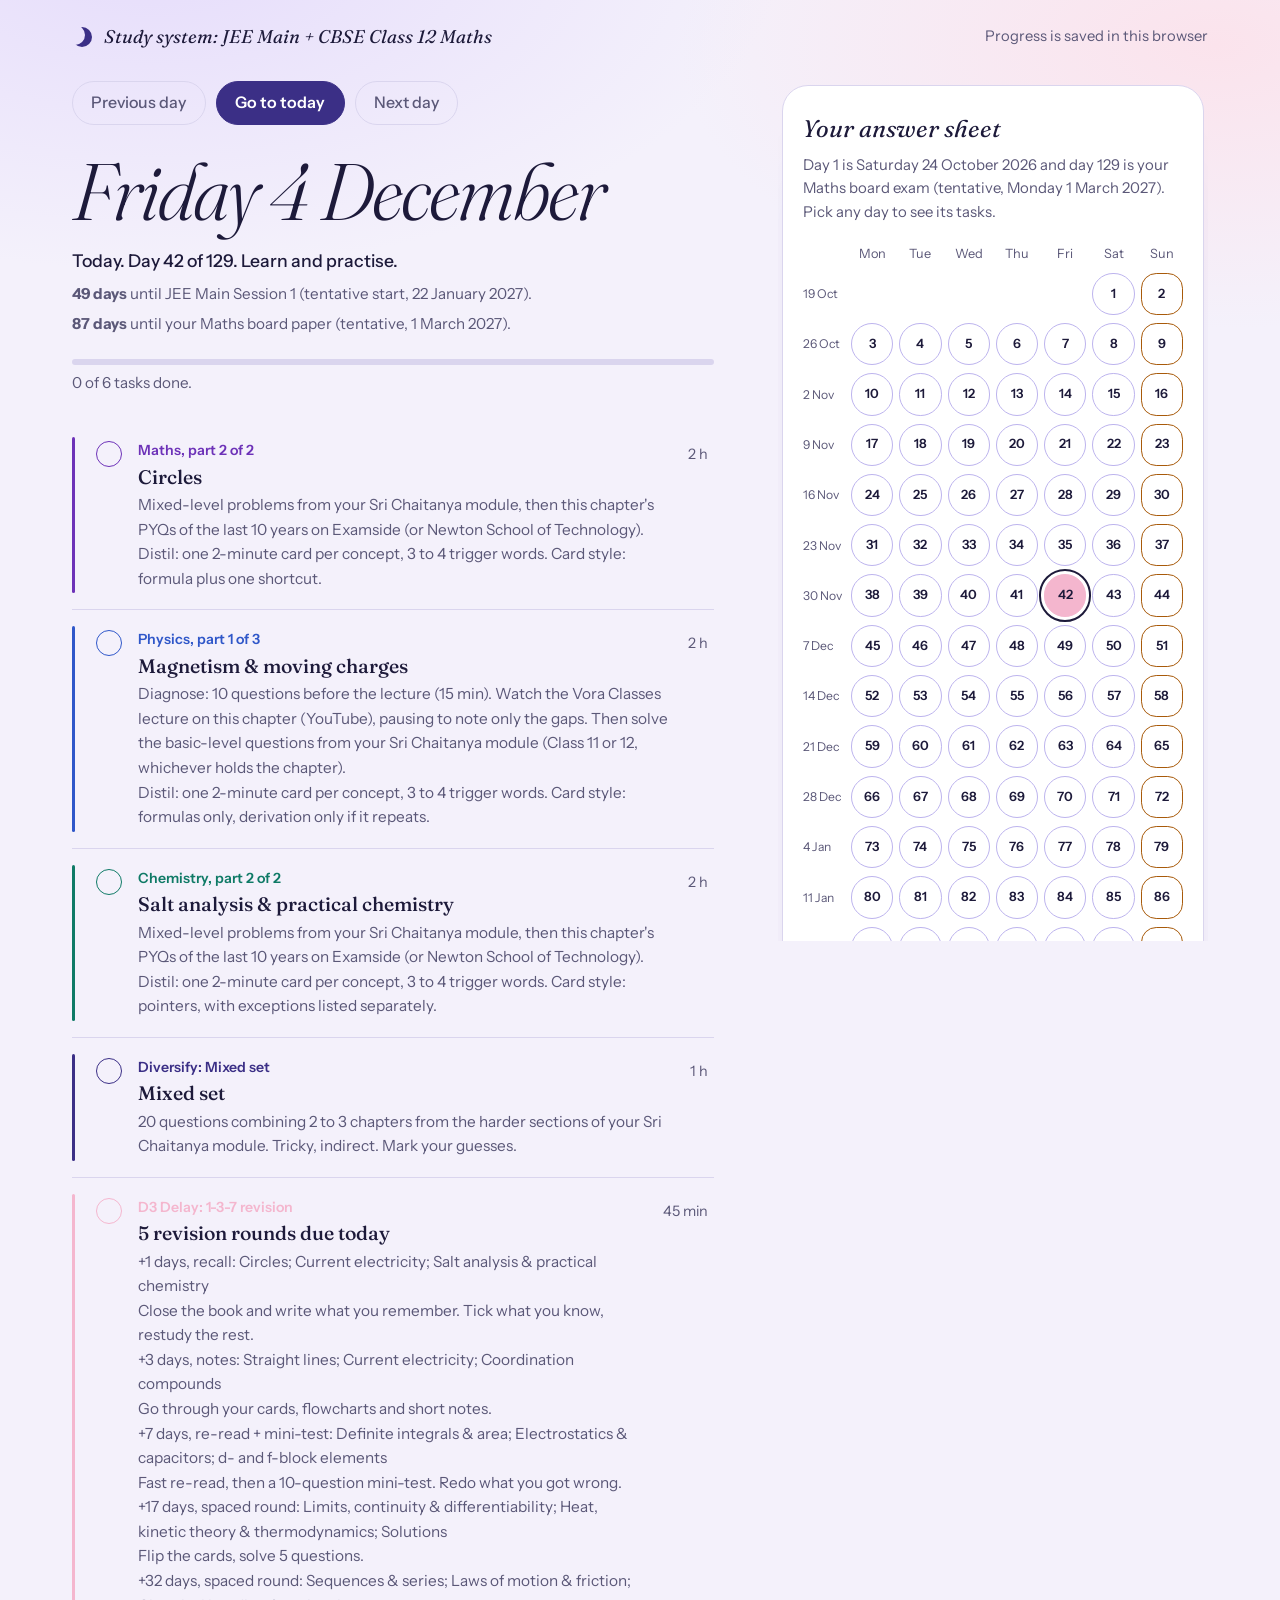
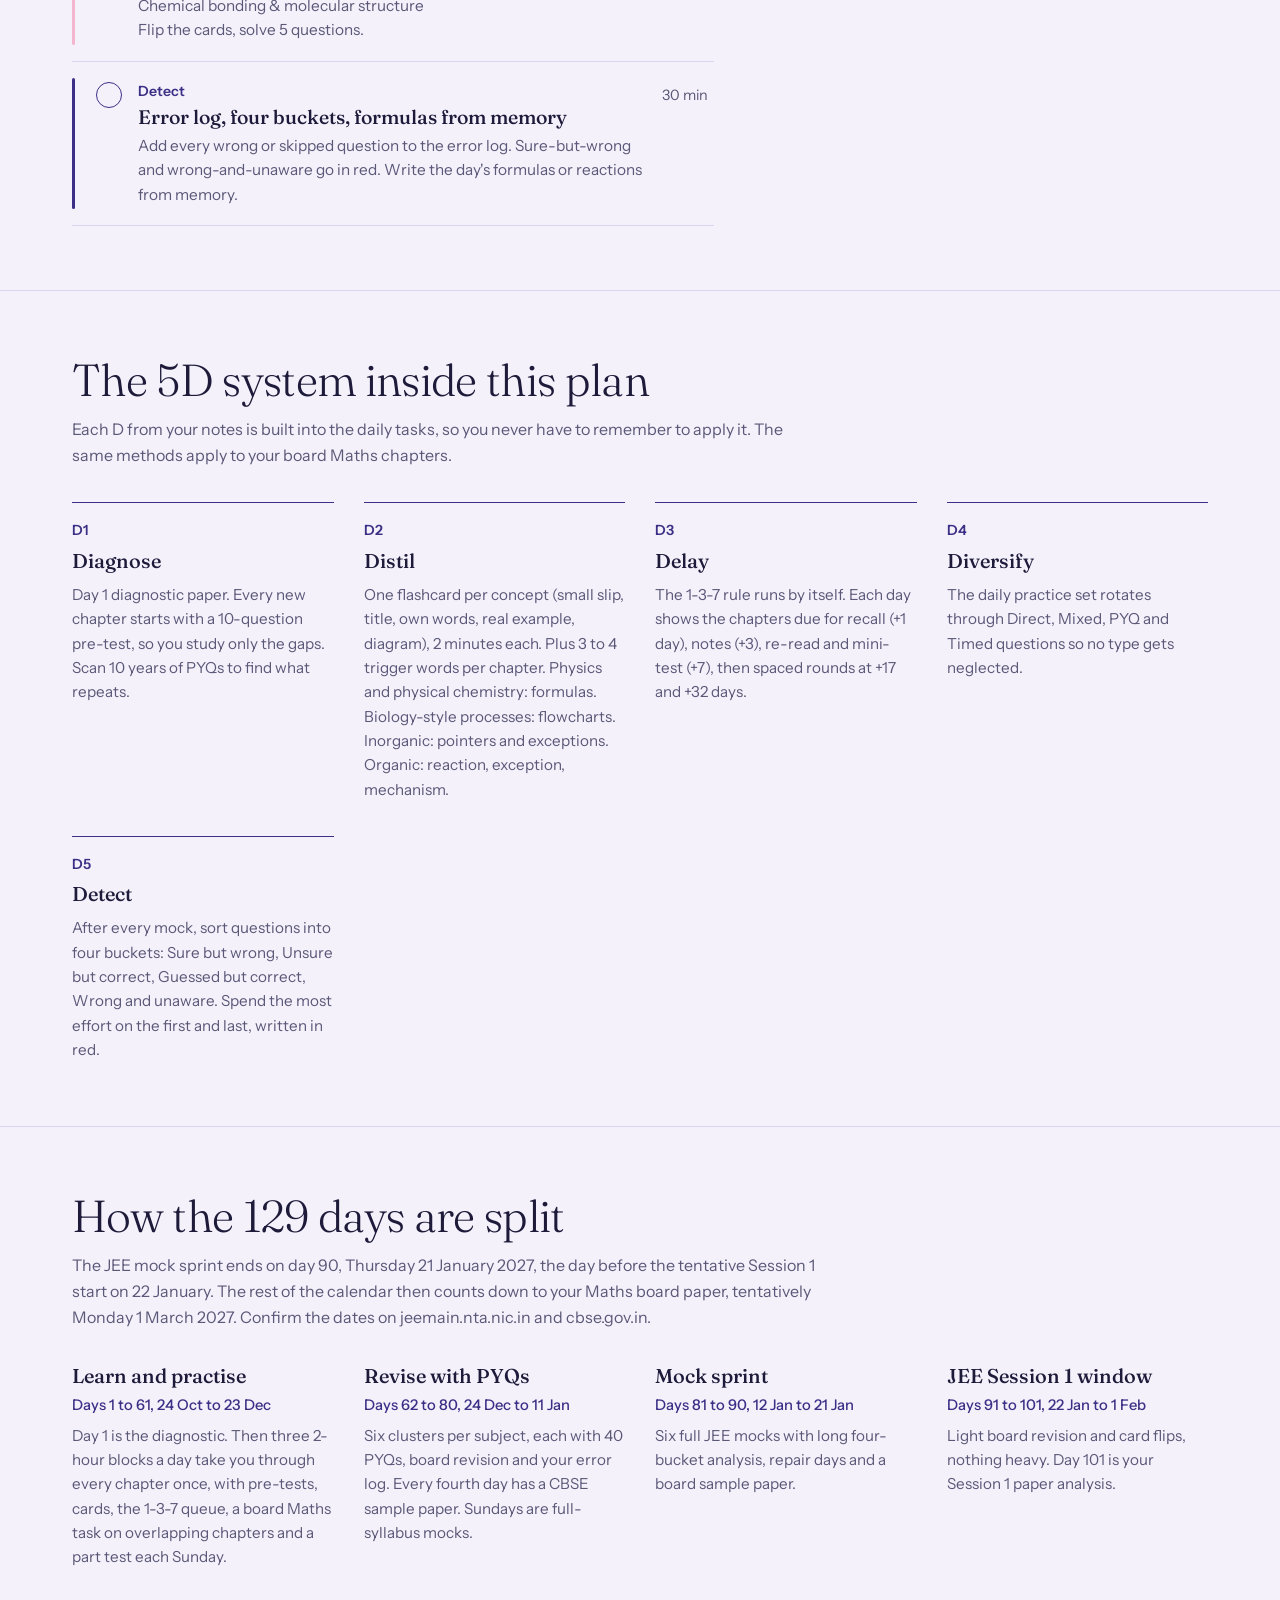
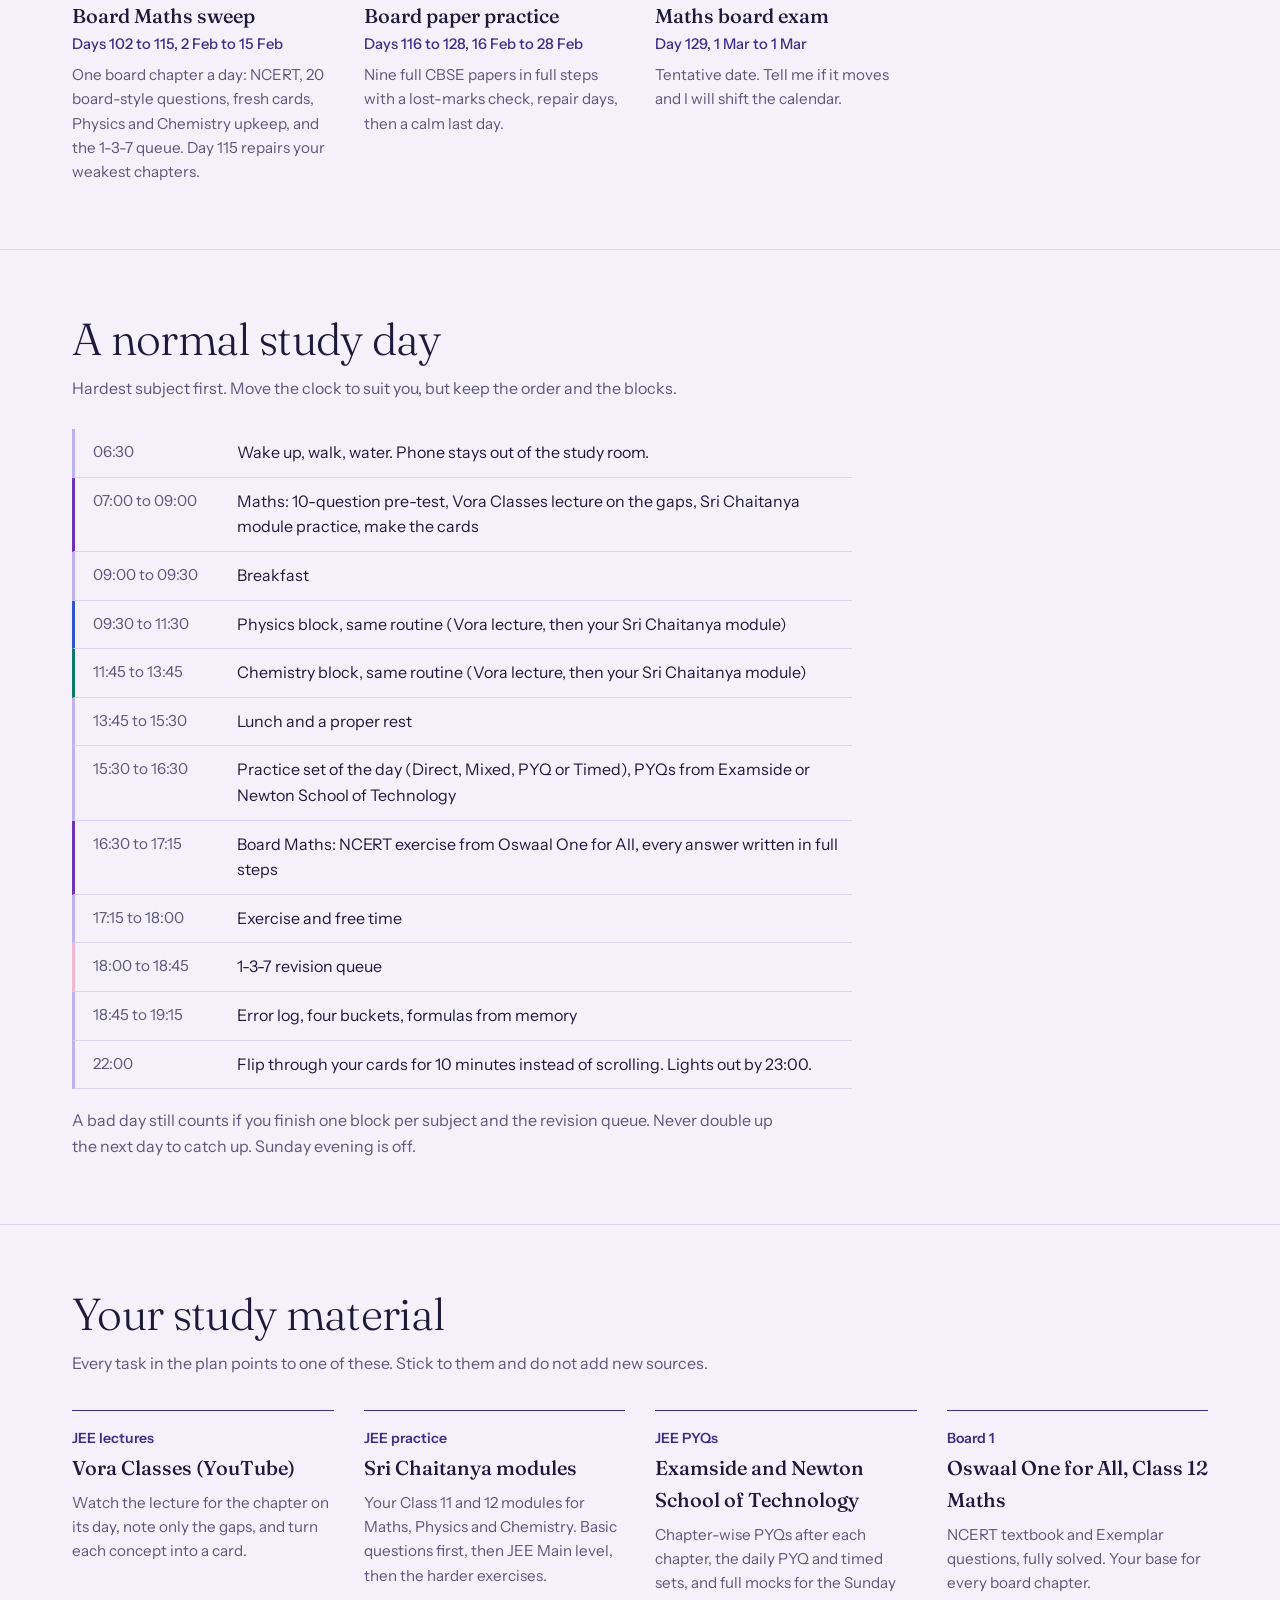
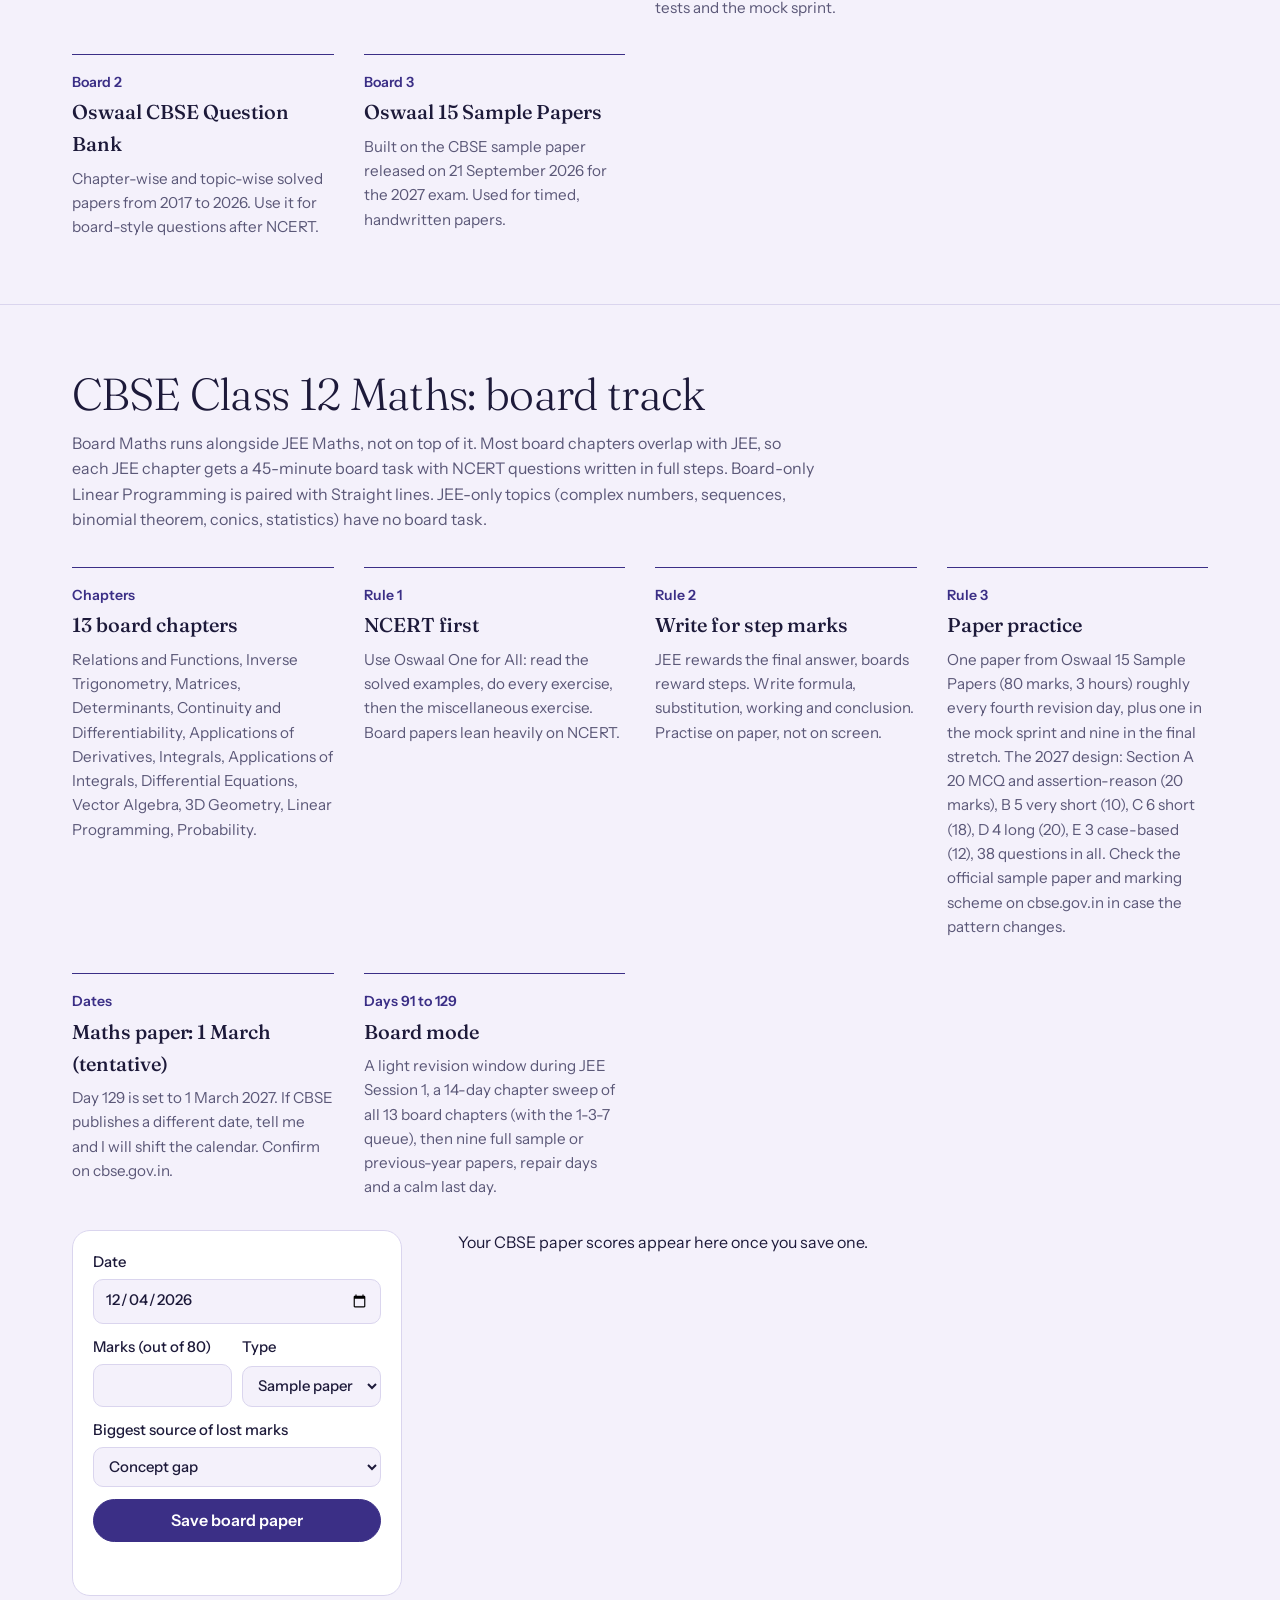
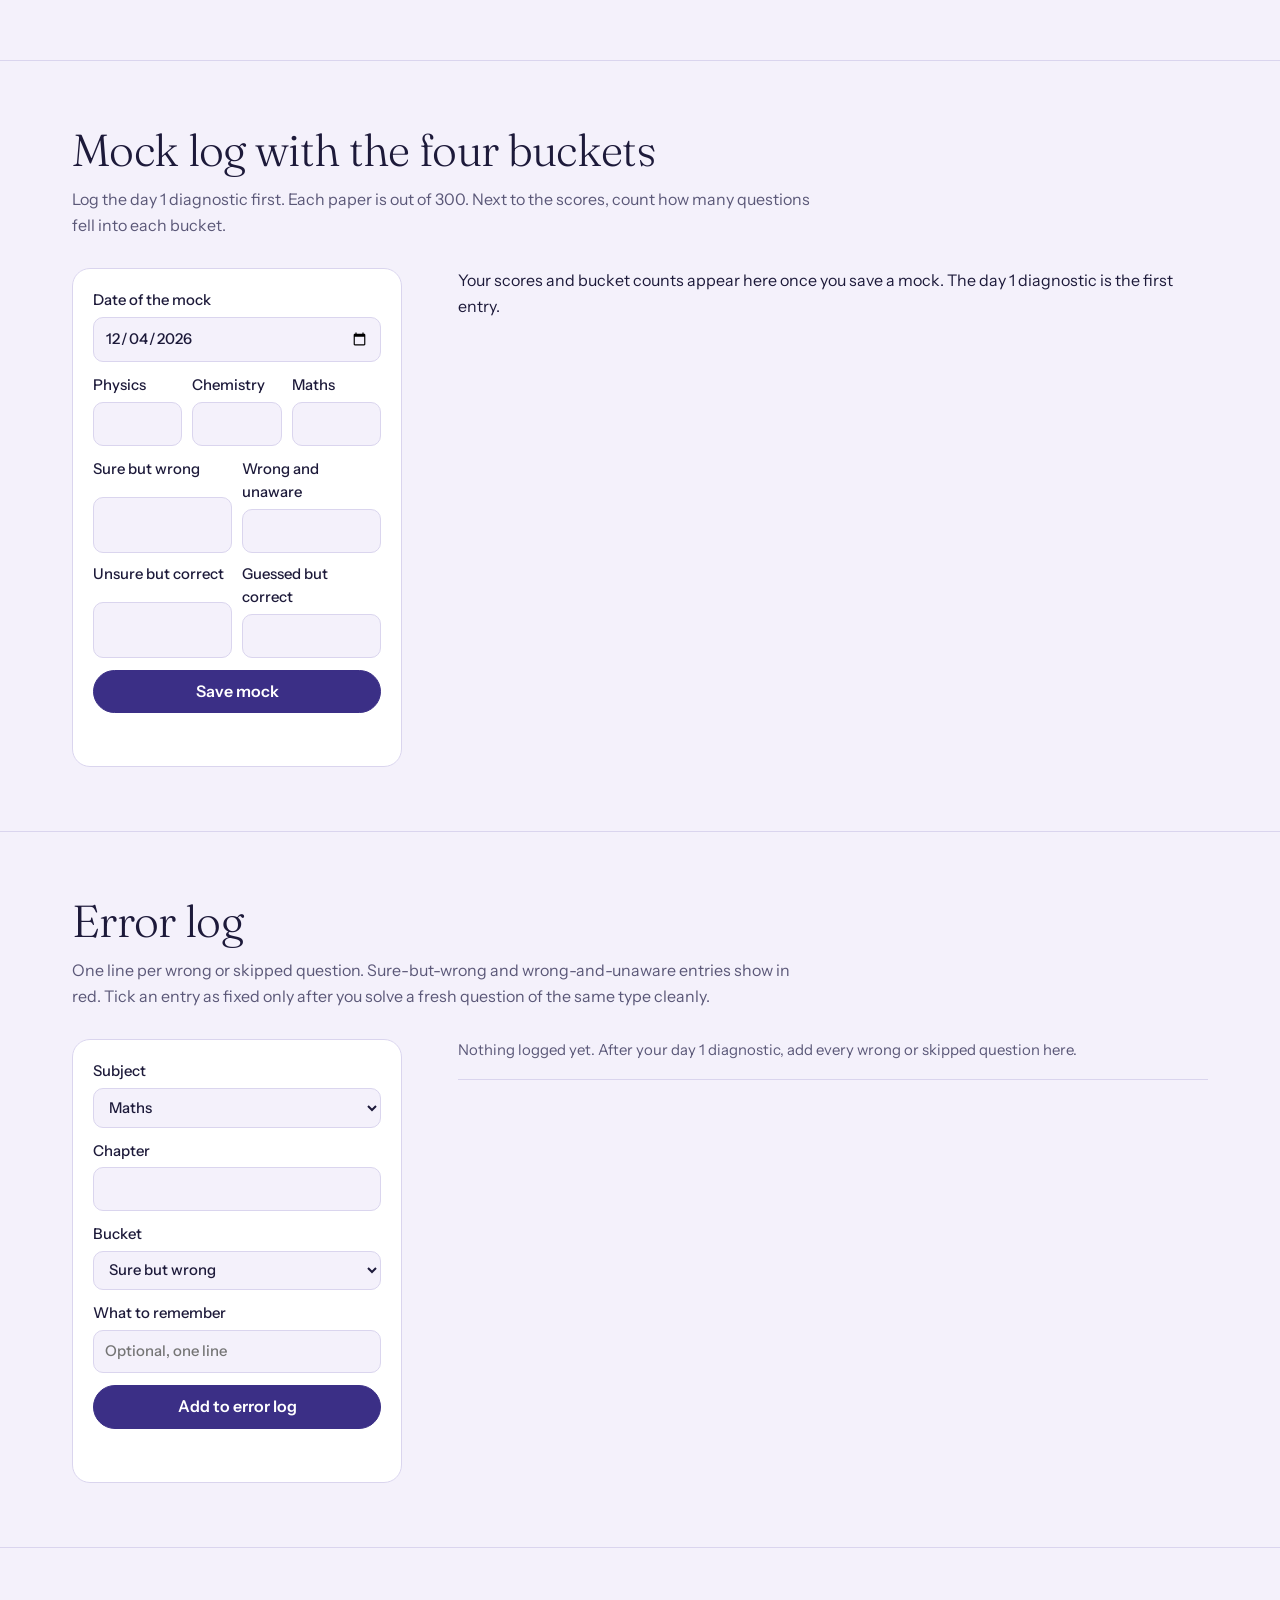
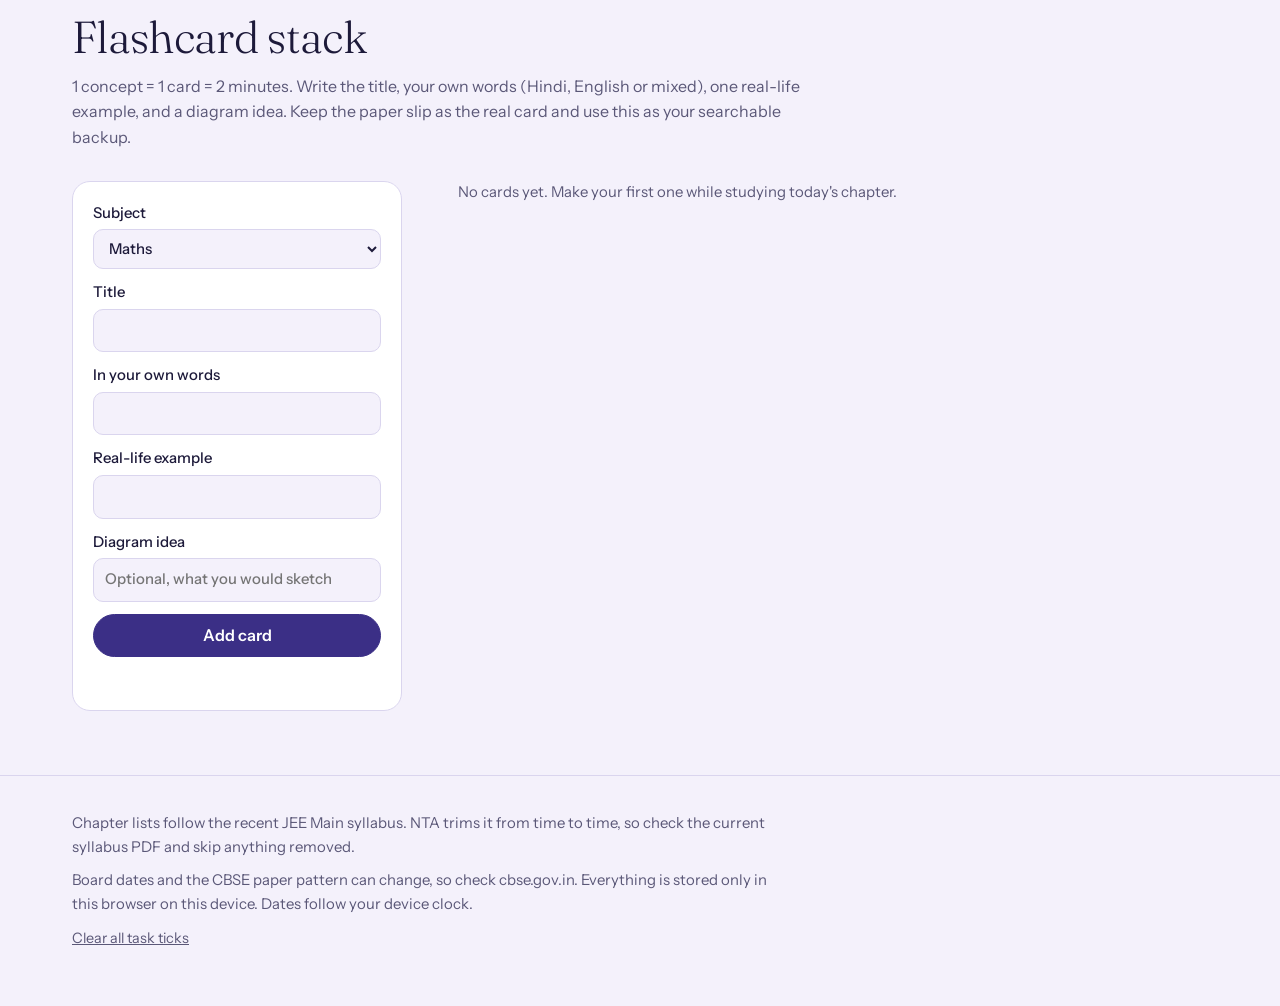
<file: public/assets/aistudio/study-system__1__43943553.html>
<!doctype html>
<html lang="en">
<head>
<meta charset="utf-8">
<meta name="viewport" content="width=device-width, initial-scale=1, viewport-fit=cover">
<title>Study system: JEE Main + CBSE Class 12 Maths</title>
<link href="https://fonts.googleapis.com/css2?family=Fraunces:ital,opsz,wght@0,9..144,300..700;1,9..144,300..700&family=Instrument+Sans:wght@400..700&display=swap" rel="stylesheet">
<style>
:root{box-sizing:border-box;padding-top:env(safe-area-inset-top,0px);padding-bottom:env(safe-area-inset-bottom,0px);color-scheme:light;
--paper:#F4F1FB;--sheet:#FFFFFF;--ink:#1D1A3A;--muted:#5B5878;--line:#DAD5EE;--graphite:#3B2F86;--partial:#BDB4EE;--hilite:#F4B6CE;--on-hilite:#1D1A3A;
--math:#6D32B8;--phys:#2F57C9;--chem:#0F7A66;--board:#A85A0A;--danger:#B3261E;--aura1:#E6DDFB;--aura2:#FBE3EC;--stars:0;--glow:rgba(59,47,134,.18)}
@media (prefers-color-scheme:dark){:root:not([data-theme="light"]){color-scheme:dark;--paper:#13112A;--sheet:#1C1940;--ink:#F1ECFA;--muted:#B3AED6;--line:#322E5E;--graphite:#E8C872;--partial:#5A52A0;--hilite:#F0A6C3;--on-hilite:#1A1633;
--math:#C9A6FF;--phys:#93ABFF;--chem:#7FD6C3;--board:#F2B56B;--danger:#FF8E8E;--aura1:#2B2468;--aura2:#4A2250;--stars:.55;--glow:rgba(0,0,0,.55)}}
:root[data-theme="dark"]{color-scheme:dark;--paper:#13112A;--sheet:#1C1940;--ink:#F1ECFA;--muted:#B3AED6;--line:#322E5E;--graphite:#E8C872;--partial:#5A52A0;--hilite:#F0A6C3;--on-hilite:#1A1633;
--math:#C9A6FF;--phys:#93ABFF;--chem:#7FD6C3;--board:#F2B56B;--danger:#FF8E8E;--aura1:#2B2468;--aura2:#4A2250;--stars:.55;--glow:rgba(0,0,0,.55)}
html{scroll-padding-top:env(safe-area-inset-top,0px)}
*,*::before,*::after{box-sizing:inherit}
body{margin:0;color:var(--ink);font-family:"Instrument Sans",system-ui,-apple-system,"Segoe UI",Roboto,sans-serif;line-height:1.6;
background:radial-gradient(ellipse 70% 50% at 12% -5%,var(--aura1),transparent 70%),radial-gradient(ellipse 60% 45% at 95% 5%,var(--aura2),transparent 70%),var(--paper);background-attachment:fixed}
body::before{content:"";position:fixed;inset:0;pointer-events:none;opacity:var(--stars);z-index:0;
background-image:radial-gradient(1px 1px at 12% 18%,#fff,transparent),radial-gradient(1px 1px at 38% 62%,#fff,transparent),radial-gradient(1.5px 1.5px at 71% 24%,#fff,transparent),radial-gradient(1px 1px at 86% 71%,#fff,transparent),radial-gradient(1px 1px at 54% 9%,#fff,transparent),radial-gradient(1.5px 1.5px at 22% 85%,#fff,transparent),radial-gradient(1px 1px at 93% 44%,#fff,transparent);
background-size:520px 520px}
header,main,footer{position:relative;z-index:1}
h1,h2,h3,p,ul,ol,dl,dd{margin:0}
button,input,select{font:inherit;color:inherit}
:focus-visible{outline:3px solid var(--hilite);outline-offset:2px}
.wrap{max-width:1180px;margin:0 auto;padding-inline:22px}
.top{padding-block:22px 6px;color:var(--muted);font-size:.92rem;display:flex;justify-content:space-between;align-items:center;gap:16px}
.top b{color:var(--ink);font-family:"Fraunces",Georgia,serif;font-style:italic;font-weight:400;font-size:1.15rem;display:flex;align-items:center}
.moon{display:inline-block;width:20px;height:20px;border-radius:50%;box-shadow:inset -7px -2px 0 0 var(--graphite);margin-right:12px;flex:none}
.workspace{display:grid;grid-template-columns:minmax(0,1fr);gap:44px;padding-block:24px 64px}
@media(min-width:920px){.workspace{grid-template-columns:minmax(0,1fr) 430px;gap:64px}.sheetcol{position:sticky;top:20px;align-self:start}}
.btn{border:1px solid var(--line);background:transparent;border-radius:999px;padding:.5rem 1.15rem;cursor:pointer;font-weight:500;transition:background .2s,color .2s}
.btn:hover{background:var(--line)}
.btn.primary{background:var(--graphite);border-color:var(--graphite);color:var(--sheet);font-weight:600}
.btn.primary:hover{filter:brightness(1.08)}
.btn.quiet{color:var(--muted)}
.daynav{display:flex;flex-wrap:wrap;gap:10px;margin-bottom:26px}
.headline{font-family:"Fraunces",Georgia,serif;font-style:italic;font-weight:300;font-size:clamp(2.7rem,7.2vw,5rem);line-height:1.02;letter-spacing:-.025em;text-wrap:balance}
.daysub{font-size:1.1rem;font-weight:500;margin-top:.9rem}
.countdown,.meter-text{color:var(--muted);margin-top:.4rem;font-size:.95rem}
.meter{height:6px;border-radius:999px;background:var(--line);overflow:hidden;margin-top:1.4rem}
.meter span{display:block;height:100%;width:0;background:linear-gradient(90deg,var(--hilite),var(--graphite));transition:width .3s}
.tasks{list-style:none;margin:1.6rem 0 0;padding:0}
.task{position:relative;border-bottom:1px solid var(--line);--stripe:var(--graphite)}
.task::before{content:"";position:absolute;left:0;top:16px;bottom:16px;width:3px;border-radius:3px;background:var(--stripe)}
.subj-math{--stripe:var(--math)}.subj-phys{--stripe:var(--phys)}.subj-chem{--stripe:var(--chem)}.subj-delay{--stripe:var(--hilite)}.subj-board{--stripe:var(--board)}
.task-label{display:grid;grid-template-columns:auto minmax(0,1fr) auto;gap:16px;padding:18px 6px 18px 24px;cursor:pointer}
.task input{position:absolute;opacity:0;width:1px;height:1px}
.box{width:26px;height:26px;border:1.5px solid var(--stripe);border-radius:50%;margin-top:2px;display:grid;place-items:center;background:transparent;transition:background .2s}
.task input:checked+.box{background:var(--stripe)}
.task input:checked+.box::after{content:"";width:6px;height:11px;border:solid var(--paper);border-width:0 2.5px 2.5px 0;transform:rotate(45deg) translate(-1px,-1px)}
.task input:focus-visible+.box{outline:3px solid var(--hilite);outline-offset:3px}
.task-body{display:grid;gap:3px}
.task-tag{font-size:.88rem;font-weight:600;color:var(--stripe)}
.task-title{font-family:"Fraunces",Georgia,serif;font-size:1.22rem;font-weight:500;line-height:1.3}
.task-detail{color:var(--muted);max-width:66ch;font-size:.96rem;white-space:pre-line}
.task-time{font-size:.9rem;color:var(--muted);white-space:nowrap;padding-top:4px}
.task input:checked~.task-body .task-title{text-decoration:line-through;text-decoration-thickness:1px;color:var(--muted)}
@media(min-width:920px){.sheetcol{max-height:calc(100vh - 40px);overflow-y:auto;padding:4px}}
.sheet{background:var(--sheet);border:1px solid var(--line);border-radius:26px;padding:24px 20px 20px;box-shadow:0 40px 80px -50px var(--glow)}
.sheet h2{font-family:"Fraunces",Georgia,serif;font-style:italic;font-weight:400;font-size:1.5rem}
.sheet-sub{color:var(--muted);font-size:.93rem;margin:.3rem 0 1.2rem}
.grid{display:grid;grid-template-columns:42px repeat(7,minmax(0,1fr));gap:8px 6px;align-items:center}
.gh{font-size:.8rem;color:var(--muted);text-align:center}.rowlab{font-size:.76rem;color:var(--muted);white-space:nowrap}
.bubble{--p:0;width:100%;max-width:46px;justify-self:center;aspect-ratio:1;border-radius:50%;border:1.5px solid var(--partial);background:conic-gradient(var(--partial) calc(var(--p)*1%),transparent 0);font-size:clamp(.62rem,2.5vw,.8rem);font-weight:600;display:grid;place-items:center;padding:0;cursor:pointer;color:var(--ink);transition:transform .15s}
.bubble:hover{transform:scale(1.08)}
.bubble.sun{border-radius:36%;border-color:var(--board)}
.bubble.today{background-color:var(--hilite);border-color:var(--hilite);color:var(--on-hilite)}
.bubble.done{background:var(--graphite);border-color:var(--graphite);color:var(--sheet)}
.bubble.today.done{box-shadow:0 0 0 3px var(--paper),0 0 0 5px var(--hilite)}
.bubble[aria-pressed="true"]{outline:2px solid var(--ink);outline-offset:3px}
.legend{display:flex;flex-wrap:wrap;gap:8px 18px;list-style:none;padding:0;margin:1.2rem 0 0;font-size:.86rem;color:var(--muted)}
.legend li{display:flex;align-items:center;gap:8px}
.legend .bubble{width:20px;pointer-events:none;font-size:0}
.statline{margin-top:1.1rem;color:var(--muted)}.statline strong{color:var(--ink);font-family:"Fraunces",Georgia,serif;font-size:1.15rem;font-weight:600}
.block{padding-block:64px;border-top:1px solid var(--line)}
.block h2{font-family:"Fraunces",Georgia,serif;font-weight:300;font-size:clamp(1.9rem,4.2vw,2.8rem);line-height:1.1;letter-spacing:-.015em}
.lede{color:var(--muted);max-width:68ch;margin-top:.8rem}
.fived{display:grid;gap:34px 30px;grid-template-columns:repeat(auto-fit,minmax(230px,1fr));margin-top:34px}
.fived>div{border-top:1px solid var(--graphite);padding-top:14px}
.fived h3{font-family:"Fraunces",Georgia,serif;font-size:1.25rem;font-weight:500;margin-top:.1rem}
.fived .k{font-size:.88rem;color:var(--graphite);font-weight:600}
.fived p{font-size:.95rem;margin-top:.4rem;color:var(--muted)}
.phases{display:grid;gap:30px;grid-template-columns:repeat(auto-fit,minmax(220px,1fr));margin-top:30px}
.phases h3{font-family:"Fraunces",Georgia,serif;font-weight:500;font-size:1.25rem}
.phases .d{color:var(--graphite);font-size:.92rem;font-weight:500;margin:.1rem 0 .4rem}
.phases p:last-child{color:var(--muted);font-size:.95rem}
.rhythm{list-style:none;padding:0;margin:28px 0 0;max-width:780px}
.rhythm li{display:grid;grid-template-columns:130px minmax(0,1fr);gap:14px;padding:11px 0 11px 18px;border-left:3px solid var(--partial);border-bottom:1px solid var(--line)}
.rhythm .t{color:var(--muted);font-size:.95rem}
.rhythm .math{border-left-color:var(--math)}.rhythm .phys{border-left-color:var(--phys)}.rhythm .chem{border-left-color:var(--chem)}.rhythm .dl{border-left-color:var(--hilite)}
.note{margin-top:1.2rem;max-width:66ch;color:var(--muted)}
.cols{display:grid;gap:40px;grid-template-columns:minmax(0,1fr);margin-top:30px}
@media(min-width:900px){.cols{grid-template-columns:330px minmax(0,1fr);gap:56px}}
.form{display:grid;gap:12px;align-content:start;background:var(--sheet);border:1px solid var(--line);border-radius:18px;padding:20px}
.form label{display:grid;gap:4px;font-weight:500;font-size:.93rem}
.row3{display:grid;grid-template-columns:repeat(3,minmax(0,1fr));gap:10px}
.row2{display:grid;grid-template-columns:repeat(2,minmax(0,1fr));gap:10px}
input[type=text],input[type=number],input[type=date],select{width:100%;border:1px solid var(--line);background:var(--paper);border-radius:10px;padding:.55rem .7rem}
.msg{min-height:1.4em;font-size:.93rem;color:var(--muted)}.msg.bad,.store{color:var(--danger)}
.tablewrap{overflow-x:auto;margin-top:14px}
table{width:100%;border-collapse:collapse}
th{text-align:left;font-weight:500;color:var(--muted);font-size:.85rem;padding:6px 10px 6px 0;border-bottom:1px solid var(--graphite);white-space:nowrap}
td{padding:9px 10px 9px 0;border-bottom:1px solid var(--line);white-space:nowrap}
td.total{font-family:"Fraunces",Georgia,serif;font-weight:600;font-size:1.05rem}
.link{background:none;border:0;padding:0;color:var(--muted);text-decoration:underline;cursor:pointer;font-size:.9rem}
.link:hover{color:var(--ink)}
.bars{display:grid;gap:8px;margin-bottom:16px}
.bar{display:grid;grid-template-columns:150px minmax(0,1fr) 28px;gap:10px;align-items:center;font-size:.93rem}
.bar .tr{height:6px;border-radius:5px;background:var(--line);overflow:hidden}
.bar .tr i{display:block;height:100%;background:var(--graphite)}
.errs{list-style:none;padding:0;margin:0;border-top:1px solid var(--line)}
.err{display:grid;grid-template-columns:auto minmax(0,1fr) auto;gap:14px;padding:13px 0;border-bottom:1px solid var(--line)}
.err input{width:20px;height:20px;margin-top:3px;accent-color:var(--graphite)}
.err.fixed .err-main{color:var(--muted);text-decoration:line-through}
.err-main{font-weight:600}.err.red .err-main{color:var(--danger)}.err-meta,.empty{color:var(--muted);font-size:.93rem}
.card{border:1px solid var(--line);border-left:3px solid var(--graphite);border-radius:6px 16px 16px 6px;background:var(--sheet);padding:12px 16px;margin-bottom:10px}
.card summary{cursor:pointer;font-family:"Fraunces",Georgia,serif;font-weight:500;font-size:1.1rem}.card p{margin-top:.4rem;font-size:.95rem}
.card .s{color:var(--muted);font-size:.85rem;font-family:"Instrument Sans",sans-serif}
.foot{padding-block:36px 56px;border-top:1px solid var(--line);color:var(--muted);font-size:.93rem}
.foot p{max-width:72ch;margin-bottom:.6rem}
@media(prefers-reduced-motion:reduce){*{transition:none!important}}
</style>
</head>
<body>
<noscript><p style="padding:20px">This page needs JavaScript.</p></noscript>
<header class="wrap top"><b><span class="moon" aria-hidden="true"></span>Study system: JEE Main + CBSE Class 12 Maths</b><span>Progress is saved in this browser</span></header>
<main>
<div class="wrap workspace">
  <section aria-labelledby="dayTitle">
    <div class="daynav">
      <button class="btn quiet" id="prev" type="button">Previous day</button>
      <button class="btn primary" id="goToday" type="button">Go to today</button>
      <button class="btn quiet" id="next" type="button">Next day</button>
    </div>
    <h1 class="headline" id="dayTitle"></h1>
    <p class="daysub" id="daySub"></p>
    <p class="countdown" id="countdown"></p>
    <p class="countdown" id="countdown2"></p>
    <div class="meter" aria-hidden="true"><span id="meterFill"></span></div>
    <p class="meter-text" id="meterText" aria-live="polite"></p>
    <ul class="tasks" id="tasks"></ul>
  </section>
  <aside class="sheetcol" aria-label="Day tracker">
    <div class="sheet">
      <h2>Your answer sheet</h2>
      <p class="sheet-sub">Day 1 is Saturday 24 October 2026 and day 129 is your Maths board exam (tentative, Monday 1 March 2027). Pick any day to see its tasks.</p>
      <div class="grid" id="sheetGrid"></div>
      <ul class="legend">
        <li><span class="bubble" aria-hidden="true"></span>Not started</li>
        <li><span class="bubble" style="--p:50" aria-hidden="true"></span>In progress</li>
        <li><span class="bubble done" aria-hidden="true"></span>Finished</li>
        <li><span class="bubble sun" aria-hidden="true"></span>Sunday test</li>
        <li><span class="bubble today" aria-hidden="true"></span>Today</li>
      </ul>
    </div>
    <p class="statline" id="statLine"></p>
  </aside>
</div>

<section class="block"><div class="wrap">
  <h2>The 5D system inside this plan</h2>
  <p class="lede">Each D from your notes is built into the daily tasks, so you never have to remember to apply it. The same methods apply to your board Maths chapters.</p>
  <div class="fived">
    <div><span class="k">D1</span><h3>Diagnose</h3><p>Day 1 diagnostic paper. Every new chapter starts with a 10-question pre-test, so you study only the gaps. Scan 10 years of PYQs to find what repeats.</p></div>
    <div><span class="k">D2</span><h3>Distil</h3><p>One flashcard per concept (small slip, title, own words, real example, diagram), 2 minutes each. Plus 3 to 4 trigger words per chapter. Physics and physical chemistry: formulas. Biology-style processes: flowcharts. Inorganic: pointers and exceptions. Organic: reaction, exception, mechanism.</p></div>
    <div><span class="k">D3</span><h3>Delay</h3><p>The 1-3-7 rule runs by itself. Each day shows the chapters due for recall (+1 day), notes (+3), re-read and mini-test (+7), then spaced rounds at +17 and +32 days.</p></div>
    <div><span class="k">D4</span><h3>Diversify</h3><p>The daily practice set rotates through Direct, Mixed, PYQ and Timed questions so no type gets neglected.</p></div>
    <div><span class="k">D5</span><h3>Detect</h3><p>After every mock, sort questions into four buckets: Sure but wrong, Unsure but correct, Guessed but correct, Wrong and unaware. Spend the most effort on the first and last, written in red.</p></div>
  </div>
</div></section>

<section class="block"><div class="wrap">
  <h2>How the 129 days are split</h2>
  <p class="lede">The JEE mock sprint ends on day 90, Thursday 21 January 2027, the day before the tentative Session 1 start on 22 January. The rest of the calendar then counts down to your Maths board paper, tentatively Monday 1 March 2027. Confirm the dates on jeemain.nta.nic.in and cbse.gov.in.</p>
  <div class="phases" id="phases"></div>
</div></section>

<section class="block"><div class="wrap">
  <h2>A normal study day</h2>
  <p class="lede">Hardest subject first. Move the clock to suit you, but keep the order and the blocks.</p>
  <ul class="rhythm">
    <li><span class="t">06:30</span><span>Wake up, walk, water. Phone stays out of the study room.</span></li>
    <li class="math"><span class="t">07:00 to 09:00</span><span>Maths: 10-question pre-test, Vora Classes lecture on the gaps, Sri Chaitanya module practice, make the cards</span></li>
    <li><span class="t">09:00 to 09:30</span><span>Breakfast</span></li>
    <li class="phys"><span class="t">09:30 to 11:30</span><span>Physics block, same routine (Vora lecture, then your Sri Chaitanya module)</span></li>
    <li class="chem"><span class="t">11:45 to 13:45</span><span>Chemistry block, same routine (Vora lecture, then your Sri Chaitanya module)</span></li>
    <li><span class="t">13:45 to 15:30</span><span>Lunch and a proper rest</span></li>
    <li><span class="t">15:30 to 16:30</span><span>Practice set of the day (Direct, Mixed, PYQ or Timed), PYQs from Examside or Newton School of Technology</span></li>
    <li class="math"><span class="t">16:30 to 17:15</span><span>Board Maths: NCERT exercise from Oswaal One for All, every answer written in full steps</span></li>
    <li><span class="t">17:15 to 18:00</span><span>Exercise and free time</span></li>
    <li class="dl"><span class="t">18:00 to 18:45</span><span>1-3-7 revision queue</span></li>
    <li><span class="t">18:45 to 19:15</span><span>Error log, four buckets, formulas from memory</span></li>
    <li><span class="t">22:00</span><span>Flip through your cards for 10 minutes instead of scrolling. Lights out by 23:00.</span></li>
  </ul>
  <p class="note">A bad day still counts if you finish one block per subject and the revision queue. Never double up the next day to catch up. Sunday evening is off.</p>
</div></section>

<section class="block" id="material"><div class="wrap">
  <h2>Your study material</h2>
  <p class="lede">Every task in the plan points to one of these. Stick to them and do not add new sources.</p>
  <div class="fived">
    <div><span class="k">JEE lectures</span><h3>Vora Classes (YouTube)</h3><p>Watch the lecture for the chapter on its day, note only the gaps, and turn each concept into a card.</p></div>
    <div><span class="k">JEE practice</span><h3>Sri Chaitanya modules</h3><p>Your Class 11 and 12 modules for Maths, Physics and Chemistry. Basic questions first, then JEE Main level, then the harder exercises.</p></div>
    <div><span class="k">JEE PYQs</span><h3>Examside and Newton School of Technology</h3><p>Chapter-wise PYQs after each chapter, the daily PYQ and timed sets, and full mocks for the Sunday tests and the mock sprint.</p></div>
    <div><span class="k">Board 1</span><h3>Oswaal One for All, Class 12 Maths</h3><p>NCERT textbook and Exemplar questions, fully solved. Your base for every board chapter.</p></div>
    <div><span class="k">Board 2</span><h3>Oswaal CBSE Question Bank</h3><p>Chapter-wise and topic-wise solved papers from 2017 to 2026. Use it for board-style questions after NCERT.</p></div>
    <div><span class="k">Board 3</span><h3>Oswaal 15 Sample Papers</h3><p>Built on the CBSE sample paper released on 21 September 2026 for the 2027 exam. Used for timed, handwritten papers.</p></div>
  </div>
</div></section>

<section class="block" id="board"><div class="wrap">
  <h2>CBSE Class 12 Maths: board track</h2>
  <p class="lede">Board Maths runs alongside JEE Maths, not on top of it. Most board chapters overlap with JEE, so each JEE chapter gets a 45-minute board task with NCERT questions written in full steps. Board-only Linear Programming is paired with Straight lines. JEE-only topics (complex numbers, sequences, binomial theorem, conics, statistics) have no board task.</p>
  <div class="fived">
    <div><span class="k">Chapters</span><h3>13 board chapters</h3><p>Relations and Functions, Inverse Trigonometry, Matrices, Determinants, Continuity and Differentiability, Applications of Derivatives, Integrals, Applications of Integrals, Differential Equations, Vector Algebra, 3D Geometry, Linear Programming, Probability.</p></div>
    <div><span class="k">Rule 1</span><h3>NCERT first</h3><p>Use Oswaal One for All: read the solved examples, do every exercise, then the miscellaneous exercise. Board papers lean heavily on NCERT.</p></div>
    <div><span class="k">Rule 2</span><h3>Write for step marks</h3><p>JEE rewards the final answer, boards reward steps. Write formula, substitution, working and conclusion. Practise on paper, not on screen.</p></div>
    <div><span class="k">Rule 3</span><h3>Paper practice</h3><p>One paper from Oswaal 15 Sample Papers (80 marks, 3 hours) roughly every fourth revision day, plus one in the mock sprint and nine in the final stretch. The 2027 design: Section A 20 MCQ and assertion-reason (20 marks), B 5 very short (10), C 6 short (18), D 4 long (20), E 3 case-based (12), 38 questions in all. Check the official sample paper and marking scheme on cbse.gov.in in case the pattern changes.</p></div>
    <div><span class="k">Dates</span><h3>Maths paper: 1 March (tentative)</h3><p>Day 129 is set to 1 March 2027. If CBSE publishes a different date, tell me and I will shift the calendar. Confirm on cbse.gov.in.</p></div>
    <div><span class="k">Days 91 to 129</span><h3>Board mode</h3><p>A light revision window during JEE Session 1, a 14-day chapter sweep of all 13 board chapters (with the 1-3-7 queue), then nine full sample or previous-year papers, repair days and a calm last day.</p></div>
  </div>
  <div class="cols">
    <form class="form" id="boardForm" novalidate>
      <label>Date<input type="date" id="bDate"></label>
      <div class="row2">
        <label>Marks (out of 80)<input type="number" id="bMarks" min="0" max="80" step="1" inputmode="numeric"></label>
        <label>Type<select id="bType"><option>Sample paper</option><option>Previous year paper</option><option>Chapter test</option></select></label>
      </div>
      <label>Biggest source of lost marks<select id="bReason"></select></label>
      <button class="btn primary" type="submit">Save board paper</button>
      <p class="msg" id="boardMsg" role="status"></p>
    </form>
    <div><p id="boardInsight"></p><div class="tablewrap"><table id="boardTable"></table></div></div>
  </div>
</div></section>

<section class="block" id="mocks"><div class="wrap">
  <h2>Mock log with the four buckets</h2>
  <p class="lede">Log the day 1 diagnostic first. Each paper is out of 300. Next to the scores, count how many questions fell into each bucket.</p>
  <div class="cols">
    <form class="form" id="mockForm" novalidate>
      <label>Date of the mock<input type="date" id="mDate"></label>
      <div class="row3">
        <label>Physics<input type="number" id="mP" min="-30" max="100" step="1" inputmode="numeric"></label>
        <label>Chemistry<input type="number" id="mC" min="-30" max="100" step="1" inputmode="numeric"></label>
        <label>Maths<input type="number" id="mM" min="-30" max="100" step="1" inputmode="numeric"></label>
      </div>
      <div class="row2">
        <label>Sure but wrong<input type="number" id="b0" min="0" max="90" step="1" inputmode="numeric"></label>
        <label>Wrong and unaware<input type="number" id="b3" min="0" max="90" step="1" inputmode="numeric"></label>
        <label>Unsure but correct<input type="number" id="b1" min="0" max="90" step="1" inputmode="numeric"></label>
        <label>Guessed but correct<input type="number" id="b2" min="0" max="90" step="1" inputmode="numeric"></label>
      </div>
      <button class="btn primary" type="submit">Save mock</button>
      <p class="msg" id="mockMsg" role="status"></p>
    </form>
    <div><p id="insight"></p><div class="tablewrap"><table id="mockTable"></table></div></div>
  </div>
</div></section>

<section class="block" id="errors"><div class="wrap">
  <h2>Error log</h2>
  <p class="lede">One line per wrong or skipped question. Sure-but-wrong and wrong-and-unaware entries show in red. Tick an entry as fixed only after you solve a fresh question of the same type cleanly.</p>
  <div class="cols">
    <form class="form" id="errForm" novalidate>
      <label>Subject<select id="eSubj"><option>Maths</option><option>Physics</option><option>Chemistry</option></select></label>
      <label>Chapter<input type="text" id="eChap" maxlength="80" autocomplete="off"></label>
      <label>Bucket<select id="eReason"></select></label>
      <label>What to remember<input type="text" id="eNote" maxlength="160" autocomplete="off" placeholder="Optional, one line"></label>
      <button class="btn primary" type="submit">Add to error log</button>
      <p class="msg" id="errMsg" role="status"></p>
    </form>
    <div><div class="bars" id="errBars"></div><ul class="errs" id="errList"></ul></div>
  </div>
</div></section>

<section class="block" id="cards"><div class="wrap">
  <h2>Flashcard stack</h2>
  <p class="lede">1 concept = 1 card = 2 minutes. Write the title, your own words (Hindi, English or mixed), one real-life example, and a diagram idea. Keep the paper slip as the real card and use this as your searchable backup.</p>
  <div class="cols">
    <form class="form" id="cardForm" novalidate>
      <label>Subject<select id="cSubj"><option>Maths</option><option>Physics</option><option>Chemistry</option></select></label>
      <label>Title<input type="text" id="cTitle" maxlength="80" autocomplete="off"></label>
      <label>In your own words<input type="text" id="cWords" maxlength="220" autocomplete="off"></label>
      <label>Real-life example<input type="text" id="cEx" maxlength="160" autocomplete="off"></label>
      <label>Diagram idea<input type="text" id="cDia" maxlength="120" autocomplete="off" placeholder="Optional, what you would sketch"></label>
      <button class="btn primary" type="submit">Add card</button>
      <p class="msg" id="cardMsg" role="status"></p>
    </form>
    <div><p class="err-meta" id="cardCount"></p><div id="cardList"></div></div>
  </div>
</div></section>
</main>

<footer class="foot"><div class="wrap">
  <p class="store" id="storeNote" hidden>This browser is blocking storage, so your ticks, scores and cards will be lost when you close the tab.</p>
  <p>Chapter lists follow the recent JEE Main syllabus. NTA trims it from time to time, so check the current syllabus PDF and skip anything removed.</p>
  <p>Board dates and the CBSE paper pattern can change, so check cbse.gov.in. Everything is stored only in this browser on this device. Dates follow your device clock.</p>
  <button class="link" id="resetBtn" type="button">Clear all task ticks</button>
</div></footer>

<script>
(function(){
'use strict';
const $=id=>document.getElementById(id);
function h(tag,props,...kids){
  const el=document.createElement(tag);
  if(props)Object.keys(props).forEach(k=>{const v=props[k];if(v==null||v===false)return;
    if(k==='class')el.className=v;else if(k==='text')el.textContent=v;else if(k[0]==='.')el[k.slice(1)]=v;
    else if(k.slice(0,2)==='on')el.addEventListener(k.slice(2),v);else el.setAttribute(k,v===true?'':v);});
  kids.forEach(function add(c){if(c==null||c===false)return;if(Array.isArray(c))return c.forEach(add);el.append(c.nodeType?c:document.createTextNode(String(c)));});
  return el;
}
const pad=n=>(n<10?'0':'')+n,fmt=(d,o)=>d.toLocaleDateString('en-GB',o),clamp=(v,a,b)=>Math.max(a,Math.min(b,v));

let storageOK=true;
function load(k,f){try{const v=localStorage.getItem(k);return v?JSON.parse(v):f}catch(e){storageOK=false;return f}}
function save(k,v){try{localStorage.setItem(k,JSON.stringify(v))}catch(e){$('storeNote').hidden=false}}
let done=load('sys90.done',{});if(!done||typeof done!=='object'||Array.isArray(done))done={};
let mocks=load('sys90.mocks',[]);mocks=Array.isArray(mocks)?mocks.filter(m=>m&&/^\d{4}-\d{2}-\d{2}$/.test(m.date)&&[m.p,m.c,m.m].every(Number.isFinite)):[];
let errors=load('sys90.errors',[]);errors=Array.isArray(errors)?errors.filter(e=>e&&typeof e.chapter==='string'):[];
let cards=load('sys90.cards',[]);cards=Array.isArray(cards)?cards.filter(c=>c&&typeof c.title==='string'):[];
if(!storageOK)$('storeNote').hidden=false;

const START=new Date(2026,9,24),TOTAL=129,EXAM=new Date(2027,0,22),BEXAM=new Date(2027,2,1),MS=864e5;
const dateOf=n=>new Date(2026,9,24+n-1);
const dayNum=d=>Math.round((new Date(d.getFullYear(),d.getMonth(),d.getDate())-START)/MS)+1;

const parse=(s,kind)=>{const o=[];s.split(';').forEach(x=>{const p=x.split(':'),n=+p[1];for(let i=0;i<n;i++)o.push({name:p[0],part:i+1,of:n,kind:p[2]||kind})});return o};
const M_SLOTS=parse('Sets, relations & functions:2;Quadratic equations & complex numbers:3;Sequences & series:2;Permutations, combinations & binomial theorem:3;Matrices & determinants:3;Trigonometry & inverse trigonometry:3;Limits, continuity & differentiability:4;Applications of derivatives:3;Indefinite integrals:3;Definite integrals & area:3;Differential equations:2;Straight lines:2;Circles:2;Parabola, ellipse & hyperbola:5;Vectors:3;3D geometry:3;Probability:3;Statistics & mathematical reasoning:2','math');
const P_SLOTS=parse('Units, dimensions & errors:1;Kinematics:3;Laws of motion & friction:3;Work, energy & power:2;Centre of mass & collisions:2;Rotational motion:3;Gravitation:2;Properties of solids & fluids:3;Heat, kinetic theory & thermodynamics:4;Oscillations (SHM):2;Waves & sound:2;Electrostatics & capacitors:4;Current electricity:3;Magnetism & moving charges:3;EMI & alternating current:3;Ray optics:3;Wave optics & EM waves:2;Dual nature, atoms & nuclei:3;Semiconductors & experimental skills:3','phys');
const C_SLOTS=parse('Mole concept & stoichiometry:3:pc;Atomic structure:2:pc;Chemical bonding & molecular structure:3:pc;Chemical thermodynamics:3:pc;Chemical & ionic equilibrium:4:pc;Redox & electrochemistry:3:pc;Solutions:2:pc;Chemical kinetics:2:pc;Periodic table & periodicity:2:inorg;s-block & p-block elements:4:inorg;d- and f-block elements:2:inorg;Coordination compounds:3:inorg;Salt analysis & practical chemistry:2:inorg;General organic chemistry:3:org;Hydrocarbons:2:org;Haloalkanes & haloarenes:2:org;Alcohols, phenols & ethers:2:org;Aldehydes, ketones & carboxylic acids:3:org;Amines & biomolecules:2:org;Name reactions & conversions:2:org','chem');
const M_CL=['Algebra: sets, functions, quadratics, complex numbers, sequences','Counting, binomial theorem, matrices, determinants, probability','Trigonometry, vectors and 3D geometry','Limits, continuity and applications of derivatives','Integrals and differential equations','Coordinate geometry: lines, circles, conics'];
const P_CL=['Mechanics I: kinematics, laws of motion, energy','Mechanics II: rotation, gravitation, solids and fluids','Heat, thermodynamics and kinetic theory','Oscillations and waves','Electrostatics, current, magnetism, EMI and AC','Optics and modern physics'];
const C_CL=['Mole concept, atomic structure and bonding','Thermodynamics, equilibrium and electrochemistry','Solutions, kinetics and the periodic table','p-, d- and f-block elements and coordination compounds','General organic chemistry, hydrocarbons and halides','Alcohols, carbonyls, amines and name reactions'];

const SUBJ={math:'Maths',phys:'Physics',chem:'Chemistry'};
const PHASE={learn:'Learn and practise',revise:'Revise with PYQs',mocks:'Mock sprint',window:'JEE Session 1 window',bsweep:'Board Maths chapter sweep',bpaper:'Board paper practice',bexam:'Board exam day'};
const BUCKETS=['Sure but wrong','Unsure but correct','Guessed but correct','Wrong and unaware'];
const CARD_STYLE={math:'formula plus one shortcut',phys:'formulas only, derivation only if it repeats',pc:'formulas only',inorg:'pointers, with exceptions listed separately',org:'reaction, exceptions and mechanism'};
const BOARD={'Sets, relations & functions':'Ch 1 Relations and Functions','Trigonometry & inverse trigonometry':'Ch 2 Inverse Trigonometric Functions','Matrices & determinants':'Ch 3 Matrices and Ch 4 Determinants','Limits, continuity & differentiability':'Ch 5 Continuity and Differentiability','Applications of derivatives':'Ch 6 Applications of Derivatives','Indefinite integrals':'Ch 7 Integrals','Definite integrals & area':'Ch 7 Definite Integrals and Ch 8 Applications of Integrals','Differential equations':'Ch 9 Differential Equations','Vectors':'Ch 10 Vector Algebra','3D geometry':'Ch 11 Three Dimensional Geometry','Probability':'Ch 13 Probability','Straight lines':'Ch 12 Linear Programming (board only)'};
const B_CL=['Ch 1 Relations and Functions','Ch 3 Matrices, Ch 4 Determinants and Ch 13 Probability','Ch 2 Inverse Trigonometry, Ch 10 Vectors and Ch 11 3D Geometry','Ch 5 Continuity and Differentiability, Ch 6 Applications of Derivatives','Ch 7 Integrals, Ch 8 Applications of Integrals and Ch 9 Differential Equations','Ch 12 Linear Programming and your weakest board chapter'];
let spN=0;
const BPAPER=()=>{spN++;return {id:'q',subj:'board',tag:'Oswaal sample paper '+spN+' of 15',title:'Sample paper '+spN+', 3 hours',detail:'From Oswaal 15 Sample Papers. 80 marks, handwritten in full steps, exam timing, no phone. Check it against the marking scheme and log it in the board paper log.',time:'3 h'}};
const DIV=[['Direct set','25 direct questions on recent formulas from your Sri Chaitanya module. Checks basics and baseline speed.'],['Mixed set','20 questions combining 2 to 3 chapters from the harder sections of your Sri Chaitanya module. Tricky, indirect.'],['PYQ set','30 PYQs from the last 10 years on finished chapters, filtered by chapter on Examside (use Newton School of Technology for extra sets).'],['Timed set','30 mixed PYQs from Examside or Newton School of Technology, 60 minutes, strict timer, no pausing.']];
const GAPS=[[1,'recall','Close the book and write what you remember. Tick what you know, restudy the rest.'],[3,'notes','Go through your cards, flowcharts and short notes.'],[7,'re-read + mini-test','Fast re-read, then a 10-question mini-test. Redo what you got wrong.'],[17,'spaced round','Flip the cards, solve 5 questions.'],[32,'spaced round','Flip the cards, solve 5 questions.']];

const logItem=()=>({id:'e',subj:'log',tag:'Detect',title:'Error log, four buckets, formulas from memory',detail:'Add every wrong or skipped question to the error log. Sure-but-wrong and wrong-and-unaware go in red. Write the day\'s formulas or reactions from memory.',time:'30 min'});

function studyItems(n,k){
  const learn=[];
  const mk=(id,subj,list)=>{const s=list[k];learn.push(s.name);
    const last=s.part===s.of;
    const core=(s.part===1?'Watch the Vora Classes lecture on this chapter (YouTube), pausing to note only the gaps. Then solve the basic-level questions from your Sri Chaitanya module (Class 11 or 12, whichever holds the chapter).':last?'Mixed-level problems from your Sri Chaitanya module, then this chapter\'s PYQs of the last 10 years on Examside (or Newton School of Technology).':'Continue the next Vora Classes lecture or topic, then JEE Main level problems and the harder exercises from your Sri Chaitanya module.')+(s.part===1&&last?' Finish with this chapter\'s PYQs on Examside (or Newton School of Technology).':'');
    return {id,subj,tag:SUBJ[subj]+(s.of>1?', part '+s.part+' of '+s.of:''),title:s.name,
      detail:(s.part===1?'Diagnose: 10 questions before the lecture (15 min). ':'')+core+'\nDistil: one 2-minute card per concept, 3 to 4 trigger words. Card style: '+CARD_STYLE[s.kind]+'.',time:'2 h'}};
  const items=[mk('m','math',M_SLOTS),mk('p','phys',P_SLOTS),mk('c','chem',C_SLOTS)];
  const d=DIV[(n-1)%4];
  items.push({id:'q',subj:'mix',tag:'Diversify: '+d[0],title:d[0],detail:d[1]+' Mark your guesses.',time:'1 h'});
  const bs=M_SLOTS[k],bn=BOARD[bs.name];
  if(bn)items.splice(3,0,{id:'b',subj:'board',tag:'Board Maths',title:bn,detail:(bs.part===1?'Open Oswaal One for All: read the NCERT solved examples, then do the exercise questions, writing each answer step by step and checking it against the book.':bs.part===bs.of?'NCERT miscellaneous exercise in One for All, then 3 questions of 3 and 5 marks on this chapter from the Oswaal Question Bank, in full steps.':'Continue the NCERT exercises in One for All in full steps, plus one case-based question from the Question Bank.')+' Skip any question marked as deleted from the syllabus. Add board-only formulas and standard results to your cards.',time:'45 min'});
  return {items,learn};
}
function reviseItems(k){
  const ci=Math.min(5,Math.floor(k*6/17)),T='Skim your cards and formula sheet, solve 40 PYQs from this cluster on Examside or Newton School of Technology against the clock, then redo every open error-log item for it.';
  return [{id:'m',subj:'math',tag:'Maths revision',title:M_CL[ci],detail:T,time:'2 h'},{id:'p',subj:'phys',tag:'Physics revision',title:P_CL[ci],detail:T,time:'2 h'},{id:'c',subj:'chem',tag:'Chemistry revision',title:C_CL[ci],detail:T,time:'2 h'},
    {id:'b',subj:'board',tag:'Board Maths revision',title:B_CL[ci],detail:'Redo the NCERT questions you marked in One for All, then 3 questions (3 and 5 marks) and one case-based question from this cluster\'s chapters in the Oswaal Question Bank, in full steps.',time:'45 min'},
    k%4===3?BPAPER():{id:'q',subj:'mix',tag:'Timed section test',title:'Timed section test',detail:'45 mixed PYQs, 15 per subject, from Examside or Newton School of Technology, 60 minutes. Mark your guesses.',time:'1 h'}];
}
const sundayItems=phase=>{const l=phase==='learn';return [
  {id:'t',subj:'mock',tag:'Weekly test',title:l?'Part test, 3 hours':'Full-syllabus mock, 3 hours',detail:l?'75 questions from chapters finished so far (a part test or PYQ set from Examside or Newton School of Technology), timed, no phone. Log it in the mock log.':'Full JEE Main paper from Examside or Newton School of Technology: 75 questions, 300 marks, timed. Log it in the mock log.',time:'3 h'},
  {id:'a',subj:'review',tag:'Detect',title:'Sort every question into the four buckets',detail:'Sure but wrong, unsure but correct, guessed but correct, wrong and unaware. Re-solve the red ones without looking.',time:'90 min'},
  {id:'e',subj:'log',tag:'Error log',title:'Update the error log',detail:'Add the misses. Mark an old entry fixed only if you solved it cleanly this week.',time:'30 min'},
  {id:'r',subj:'rest',tag:'Rest',title:'Take the evening off',detail:'Sleep is part of the plan.',time:''}]};
const day1Items=()=>[
  {id:'t',subj:'mock',tag:'D1 Diagnose',title:'Take a full JEE Main paper, 3 hours',detail:'A full JEE Main paper from Examside (or Newton School of Technology) under exam conditions: timer on, phone away, no pausing. The score does not matter today. Log it in the mock log.',time:'3 h'},
  {id:'a',subj:'review',tag:'D5 Detect',title:'Sort every question into the four buckets',detail:'Sure but wrong, unsure but correct, guessed but correct, wrong and unaware. Add the misses to the error log.',time:'2 h'},
  {id:'w',subj:'plan',tag:'D1 Diagnose',title:'Find what repeats and name your five weakest chapters',detail:'Use Examside to filter the last 10 years of JEE Main PYQs by chapter and see which chapters and formulas repeat. If a weak chapter sits far down this plan, pull it forward.',time:'40 min'},
  {id:'s',subj:'plan',tag:'D2 Setup',title:'Build your card kit and lock in your resources',detail:'Buy small paper slips, a black pen, a red pen and a box. Your resources are fixed: Vora Classes on YouTube for lectures, your Sri Chaitanya Class 11 and 12 modules for practice, Examside and Newton School of Technology for PYQs, and the three Oswaal books for board Maths. Do not add more. Choose a wake-up time you can keep every day.',time:'30 min'}];
const day2Items=()=>[
  {id:'m',subj:'plan',tag:'Setup',title:'Map your material to the plan',detail:'For each chapter in this plan, note the matching Vora Classes playlist on YouTube and the page range in your Sri Chaitanya Class 11 and 12 modules. Save the playlists per subject and test that your Examside and Newton School of Technology logins work.',time:'1.5 h'},
  {id:'o',subj:'board',tag:'Board Maths setup',title:'Walk through your three Oswaal books',detail:'In One for All, find the solved NCERT and Exemplar sections. In the Question Bank, find the chapter-wise question lists. In the 15 Sample Papers, read the paper design table: 38 questions, 80 marks, Sections A to E, with a new figure-based question in Section C. Slip a marker at the start of each chapter.',time:'1 h'},
  {id:'r',subj:'rest',tag:'Rest',title:'Take the evening off',detail:'Tomorrow the chapter work begins. Sleep early.',time:''}];
function mockItems(n){
  const md={81:1,82:2,84:3,86:4,88:5,89:6};
  if(md[n]){const r=n===89;return [
    {id:'t',subj:'mock',tag:'Full mock '+md[n],title:r?'Exam-day rehearsal, 3 hours':'Full JEE Main paper, 3 hours',detail:r?'Same start time as Session 1, same breakfast, phone out of the room. Log the score.':'Full paper from Examside or Newton School of Technology. 75 questions, 300 marks, timed. Log it in the mock log.',time:'3 h'},
    {id:'a',subj:'review',tag:'Detect',title:'Sort every question into the four buckets',detail:'Spend longer on this than on the paper. Re-solve each red question cold.',time:'2 h'},
    {id:'e',subj:'log',tag:'Error log',title:'Update the error log',detail:'Mark entries fixed only after a clean solve.',time:'30 min'}]}
  if(n===83||n===87){const rep=(id,s)=>({id,subj:s,tag:SUBJ[s]+' repair',title:'Fix your most-missed chapter',detail:'Pick the chapter that costs you the most marks from the error log. Relearn it, then solve 20 fresh questions.',time:'2 h'});
    return [rep('m','math'),rep('p','phys'),rep('c','chem'),n===83?BPAPER():{id:'q',subj:'mix',tag:'Timed',title:'Timed section test',detail:'45 mixed questions, 60 minutes.',time:'1 h'},logItem()]}
  if(n===85){const f=(id,s)=>({id,subj:s,tag:SUBJ[s],title:'Formula and reaction sheet',detail:'Write the whole sheet from memory, check it, rewrite what you missed.',time:'2 h'});
    return [f('m','math'),f('p','phys'),f('c','chem'),{id:'q',subj:'mix',tag:'PYQ',title:'60 mixed PYQs',detail:'One timed set of 60 PYQs from Examside or Newton School of Technology, 90 minutes.',time:'90 min'},logItem()]}
  return [{id:'f',subj:'mix',tag:'Light revision',title:'Skim cards, formula sheets and the error log',detail:'No new topics. Read, do not grind.',time:'2 h'},
    {id:'n',subj:'plan',tag:'Admin',title:'Check registration, admit card dates and exam city',detail:'Confirm your form on jeemain.nta.nic.in and note when the Session 1 admit card is due.',time:'30 min'},
    {id:'z',subj:'rest',tag:'Rest',title:'Sleep early',detail:'The JEE mock sprint ends today. Session 1 is tentatively 22 January 2027, tomorrow. Confirm the date with NTA.',time:''}];
}

const BCH=['Ch 1 Relations and Functions','Ch 2 Inverse Trigonometric Functions','Ch 3 Matrices','Ch 4 Determinants','Ch 5 Continuity and Differentiability','Ch 6 Applications of Derivatives','Ch 7 Integrals','Ch 8 Applications of Integrals','Ch 9 Differential Equations','Ch 10 Vector Algebra','Ch 11 Three Dimensional Geometry','Ch 12 Linear Programming','Ch 13 Probability'];
const PAPERS={116:1,117:2,118:3,119:4,120:5,121:6,122:7,124:8,126:9};
function boardItems(n){
  const L=logItem();
  if(n<=100){
    const it=[{id:'b',subj:'board',tag:'Board Maths, light',title:BCH[(n-91)%13],detail:'Rapid NCERT revision in Oswaal One for All: solved examples, then only the exercise questions you marked, in full steps. Keep it calm in this window.',time:'1.5 h'},
      {id:'f',subj:'mix',tag:'D2 Distil',title:'Flip your cards for 20 minutes',detail:'Formulas, trigger words and diagrams. On your JEE paper day, do only this and sleep early.',time:'20 min'}];
    if(n===91)it.unshift({id:'n',subj:'plan',tag:'Admin',title:'Check your Session 1 admit card, centre and what to carry',detail:'Confirm the details on jeemain.nta.nic.in and pack your documents tonight.',time:'30 min'});
    return it.concat([L]);
  }
  if(n===101)return [{id:'a',subj:'review',tag:'D5 Detect',title:'Sort your JEE Session 1 questions into the four buckets',detail:'Use your memory of the paper and your own working. Add misses to the error log. Then decide calmly whether to plan for Session 2 (expected April).',time:'2 h'},L,{id:'r',subj:'rest',tag:'Rest',title:'Take the rest of the day off',detail:'The board sweep starts tomorrow.',time:''}];
  if(n<=114){const ch=BCH[n-102];return [
    {id:'b',subj:'board',tag:'Board Maths sweep',title:ch,detail:'In Oswaal One for All, read the NCERT solved examples fast, then redo every exercise question you marked. Write each solution in full steps: formula, substitution, working, conclusion.',time:'2 h'},
    {id:'k',subj:'board',tag:'D4 Diversify',title:'20 board-style questions on '+ch.slice(ch.indexOf(' ',4)+1),detail:'Use the chapter-wise and topic-wise section of the Oswaal Question Bank (solved papers 2017 to 2026): a mix of 1, 2, 3 and 5-mark questions plus one case-based question. Time yourself at about one minute per mark, then check against the solutions.',time:'1.5 h'},
    {id:'c',subj:'board',tag:'D2 Distil',title:'Rewrite this chapter\'s cards',detail:'One card per concept, 3 to 4 trigger words, one diagram where it helps. 2 minutes each.',time:'30 min'},
    {id:'j',subj:'mix',tag:'JEE upkeep',title:'Physics and Chemistry upkeep',detail:'Flip your cards and solve 20 mixed PYQs so the JEE work stays fresh for Session 2 (expected April).',time:'1 h'},L];}
  if(n===115)return [{id:'b',subj:'board',tag:'Board Maths repair',title:'Repair your three weakest board chapters',detail:'Pick them from the error log and your sweep results. Relearn each from One for All, then solve 15 fresh questions per chapter from the Oswaal Question Bank in full steps.',time:'3 h'},L];
  if(PAPERS[n]){const q=BPAPER();q.tag='Board paper '+PAPERS[n]+' of 9, '+q.tag;return [q,
    {id:'a',subj:'review',tag:'D5 Detect',title:'Check every lost mark',detail:'Sort misses into concept gap, calculation slip, steps not written and time pressure. Redo each red question cold.',time:'90 min'},L];}
  if(n===123||n===125)return [{id:'b',subj:'board',tag:'Board Maths repair',title:'Formula sheet from memory, then fix the gaps',detail:'Write every board formula and standard result from memory, check it, rewrite what you missed. Then redo the open error-log items, using One for All for the gaps.',time:'2 h'},{id:'f',subj:'mix',tag:'D2 Distil',title:'Flip your cards',detail:'All 13 chapters, quickly.',time:'30 min'},L];
  if(n===127)return [{id:'b',subj:'board',tag:'Light revision',title:'Skim solved examples of your three weakest chapters in One for All',detail:'No new papers today. Read, do not grind.',time:'2 h'},{id:'f',subj:'mix',tag:'D2 Distil',title:'Flip your cards',detail:'Formulas, diagrams and trigger words.',time:'30 min'}];
  if(n===128)return [{id:'b',subj:'board',tag:'Light revision',title:'Handwritten formula sheet and card flip',detail:'One clean page per group of chapters, then flip your cards for 30 minutes. Pack your admit card, geometry box and pens, and check the exam centre route tonight.',time:'1.5 h'},{id:'z',subj:'rest',tag:'Rest',title:'Sleep early',detail:'You have done the work. Lights out by 22:00.',time:''}];
  return [{id:'x',subj:'board',tag:'Exam day',title:'CBSE Class 12 Maths board exam (tentative date)',detail:'Reach early. Spend the first 15 minutes reading the whole paper, attempt in order of confidence, write every step, keep 10 minutes to check.',time:'3 h'}];
}
const DAYS=[null];
(function build(){
  let lk=0,rk=0;
  for(let n=1;n<=TOTAL;n++){
    const date=dateOf(n),dow=date.getDay(),phase=n<=61?'learn':n<=80?'revise':n<=90?'mocks':n<=100?'window':n<=115?'bsweep':n<=128?'bpaper':'bexam';
    let kind='study',items,learn=null,bch=null;
    if(n===1){kind='diagnostic';items=day1Items()}
    else if(n===2){kind='setup';items=day2Items()}
    else if(n>=91){kind='board';items=boardItems(n);bch=n>=102&&n<=114?[BCH[n-102]]:null}
    else if(phase==='mocks'){kind='mock';items=mockItems(n)}
    else if(dow===0){kind='test';items=sundayItems(phase)}
    else if(phase==='learn'){const r=studyItems(n,lk++);items=r.items;learn=r.learn}
    else items=reviseItems(rk++);
    DAYS.push({n,date,dow,phase,kind,items,learn,bch});
  }
  for(let n=2;n<=127;n++){
    const D=DAYS[n];if(D.kind==='mock')continue;
    const lines=[];
    GAPS.forEach(g=>{const s=DAYS[n-g[0]];if(n-g[0]>=2&&s&&(s.learn||s.bch))lines.push('+'+g[0]+' days, '+g[1]+': '+(s.learn||s.bch).join('; ')+'\n    '+g[2])});
    if(lines.length){
      const it={id:'d',subj:'delay',tag:'D3 Delay: 1-3-7 revision',title:lines.length+' revision round'+(lines.length>1?'s':'')+' due today',detail:lines.join('\n'),time:'45 min'};
      const at=D.kind==='study'?4:D.kind==='board'?1:0;D.items.splice(at,0,it);
    }
    if(D.kind==='study'||D.kind==='diagnostic')continue;
  }
  DAYS.forEach(D=>{if(D&&D.kind==='study'&&D.n>1)D.items.push(logItem())});
})();

const now=new Date(),todayNum=dayNum(now);
let selected=clamp(todayNum,1,TOTAL);
const bubbles={};
const dayProgress=n=>{const it=DAYS[n].items,c=it.filter(x=>done[n+':'+x.id]).length;return {c,t:it.length}};
function relLabel(n){const d=n-todayNum;return d===0?'Today':d===1?'Tomorrow':d===-1?'Yesterday':d>1?'In '+d+' days':(-d)+' days ago'}
function renderPanel(){
  const D=DAYS[selected];
  $('dayTitle').textContent=fmt(D.date,{weekday:'long',day:'numeric',month:'long'});
  const ex=D.kind==='test'?' Weekly test day.':D.kind==='diagnostic'?' Diagnostic day.':D.kind==='setup'?' Setup day, light.':D.kind==='mock'?'':'';
  $('daySub').textContent=relLabel(selected)+'. Day '+selected+' of '+TOTAL+'. '+PHASE[D.phase]+'.'+ex;
  const list=$('tasks');list.replaceChildren();
  D.items.forEach(it=>{
    const key=selected+':'+it.id,day=selected;
    const input=h('input',{type:'checkbox','.checked':!!done[key]});
    input.addEventListener('change',()=>{if(input.checked)done[key]=true;else delete done[key];save('sys90.done',done);updateProgress(day)});
    list.append(h('li',{class:'task subj-'+it.subj},h('label',{class:'task-label'},input,h('span',{class:'box','aria-hidden':'true'}),
      h('span',{class:'task-body'},h('span',{class:'task-tag',text:it.tag}),h('span',{class:'task-title',text:it.title}),h('span',{class:'task-detail',text:it.detail})),
      it.time?h('span',{class:'task-time',text:it.time}):null)));
  });
  paintMeter();
  Object.keys(bubbles).forEach(k=>bubbles[k].setAttribute('aria-pressed',String(+k===selected)));
}
function paintMeter(){const p=dayProgress(selected);$('meterFill').style.width=(p.t?p.c/p.t*100:0)+'%';$('meterText').textContent=p.c+' of '+p.t+' tasks done'+(p.c===p.t&&p.t?'. Day finished.':'.')}
function updateProgress(n){if(n===selected)paintMeter();paintBubble(n);renderStats()}
function selectDay(n,fromSheet){selected=clamp(n,1,TOTAL);renderPanel();
  if(fromSheet&&$('dayTitle').getBoundingClientRect().top<0)$('dayTitle').scrollIntoView({behavior:matchMedia('(prefers-reduced-motion: reduce)').matches?'auto':'smooth',block:'start'})}
function paintBubble(n){
  const b=bubbles[n],p=dayProgress(n),D=DAYS[n];
  b.style.setProperty('--p',Math.round(p.t?p.c/p.t*100:0));
  b.classList.toggle('done',p.t>0&&p.c===p.t);
  b.setAttribute('aria-label','Day '+n+', '+fmt(D.date,{weekday:'long',day:'numeric',month:'long'})+(D.dow===0?', test day':'')+', '+p.c+' of '+p.t+' tasks done');
}
function buildSheet(){
  const g=$('sheetGrid');g.append(h('span'));
  ['Mon','Tue','Wed','Thu','Fri','Sat','Sun'].forEach(d=>g.append(h('span',{class:'gh',text:d})));
  for(let r=0;r<Math.floor((TOTAL+4)/7)+1;r++){
    g.append(h('span',{class:'rowlab',text:fmt(new Date(2026,9,19+7*r),{day:'numeric',month:'short'})}));
    for(let c=0;c<7;c++){
      const n=r*7+c-4;
      if(n<1||n>TOTAL){g.append(h('span'));continue}
      const b=h('button',{type:'button',class:'bubble'+(DAYS[n].dow===0?' sun':'')+(n===todayNum?' today':''),'aria-pressed':'false',text:String(n),onclick:()=>selectDay(n,true)});
      bubbles[n]=b;g.append(b);paintBubble(n);
    }
  }
}
function renderStats(){
  let days=0,c=0,t=0;
  for(let n=1;n<=TOTAL;n++){const p=dayProgress(n);c+=p.c;t+=p.t;if(p.t&&p.c===p.t)days++}
  $('statLine').replaceChildren(h('strong',{text:days+' of '+TOTAL}),' days finished. ',h('strong',{text:String(c)}),' of '+t+' tasks done.');
}
function renderCountdown(){
  const left=Math.round((EXAM-new Date(now.getFullYear(),now.getMonth(),now.getDate()))/MS),el=$('countdown');
  if(left>1)el.replaceChildren(h('strong',{text:left+' days'}),' until JEE Main Session 1 (tentative start, 22 January 2027).');
  else if(left>=-8)el.textContent='The Session 1 window is near or open (tentative, 22 to 30 January 2027). Check NTA.';
  else el.textContent='The Session 1 window has passed. Session 2 is expected in April 2027.';
}
function renderCountdown2(){
  const left=Math.round((BEXAM-new Date(now.getFullYear(),now.getMonth(),now.getDate()))/MS),el=$('countdown2');
  if(left>0)el.replaceChildren(h('strong',{text:left+' days'}),' until your Maths board paper (tentative, 1 March 2027).');
  else if(left===0)el.textContent='Your Maths board paper is today (tentative date). Good luck.';
  else el.textContent='The tentative Maths board date has passed.';
}
function renderPhases(){
  const r=(a,b)=>fmt(dateOf(a),{day:'numeric',month:'short'})+' to '+fmt(dateOf(b),{day:'numeric',month:'short'});
  const P=[['Learn and practise','Days 1 to 61, '+r(1,61),'Day 1 is the diagnostic. Then three 2-hour blocks a day take you through every chapter once, with pre-tests, cards, the 1-3-7 queue, a board Maths task on overlapping chapters and a part test each Sunday.'],
    ['Revise with PYQs','Days 62 to 80, '+r(62,80),'Six clusters per subject, each with 40 PYQs, board revision and your error log. Every fourth day has a CBSE sample paper. Sundays are full-syllabus mocks.'],
    ['Mock sprint','Days 81 to 90, '+r(81,90),'Six full JEE mocks with long four-bucket analysis, repair days and a board sample paper.'],
    ['JEE Session 1 window','Days 91 to 101, '+r(91,101),'Light board revision and card flips, nothing heavy. Day 101 is your Session 1 paper analysis.'],
    ['Board Maths sweep','Days 102 to 115, '+r(102,115),'One board chapter a day: NCERT, 20 board-style questions, fresh cards, Physics and Chemistry upkeep, and the 1-3-7 queue. Day 115 repairs your weakest chapters.'],
    ['Board paper practice','Days 116 to 128, '+r(116,128),'Nine full CBSE papers in full steps with a lost-marks check, repair days, then a calm last day.'],
    ['Maths board exam','Day 129, '+r(129,129),'Tentative date. Tell me if it moves and I will shift the calendar.']];
  P.forEach(p=>$('phases').append(h('div',{},h('h3',{text:p[0]}),h('p',{class:'d',text:p[1]}),h('p',{text:p[2]}))));
}

const total=m=>m.p+m.c+m.m;
const shortDate=iso=>fmt(new Date(iso+'T00:00:00'),{day:'numeric',month:'short'});
const sortedMocks=()=>mocks.slice().sort((a,b)=>a.date<b.date?-1:a.date>b.date?1:(a.ts||0)-(b.ts||0));
function renderMocks(){
  const t=$('mockTable'),d=sortedMocks();t.replaceChildren();
  const ins=$('insight');
  if(!d.length){ins.textContent='Your scores and bucket counts appear here once you save a mock. The day 1 diagnostic is the first entry.';return}
  const last=d[d.length-1];let s='Latest: '+total(last)+' out of 300.';
  if(d.length>1){const df=total(last)-total(d[d.length-2]);s+=df===0?' Level with the previous mock.':(df>0?' Up ':' Down ')+Math.abs(df)+' from the previous mock.'}
  if(last.b)s+=' Sure-but-wrong: '+last.b[0]+', wrong-and-unaware: '+last.b[3]+'. These two are where to practise.';
  ins.textContent=s;
  t.append(h('thead',{},h('tr',{},['Date','Phy','Chem','Maths','Total','Sure but wrong','Wrong, unaware','Guessed correct',''].map(x=>h('th',{text:x})))));
  const body=h('tbody');
  d.slice().reverse().forEach(m=>body.append(h('tr',{},h('td',{text:shortDate(m.date)}),h('td',{text:String(m.p)}),h('td',{text:String(m.c)}),h('td',{text:String(m.m)}),h('td',{class:'total',text:String(total(m))}),
    h('td',{text:m.b?String(m.b[0]):''}),h('td',{text:m.b?String(m.b[3]):''}),h('td',{text:m.b?String(m.b[2]):''}),
    h('td',{},h('button',{type:'button',class:'link','aria-label':'Remove the mock from '+shortDate(m.date),text:'Remove',onclick:()=>{mocks=mocks.filter(x=>x!==m);save('sys90.mocks',mocks);renderMocks()}})))));
  t.append(body);
}
function initMocks(){
  $('mDate').value=now.getFullYear()+'-'+pad(now.getMonth()+1)+'-'+pad(now.getDate());
  $('mockForm').addEventListener('submit',e=>{
    e.preventDefault();
    const msg=$('mockMsg'),iso=$('mDate').value,v=['mP','mC','mM'].map(i=>$(i).value===''?NaN:+$(i).value),b=['b0','b1','b2','b3'].map(i=>$(i).value===''?0:+$(i).value);
    msg.className='msg bad';
    if(!/^\d{4}-\d{2}-\d{2}$/.test(iso)){msg.textContent='Pick the date of the mock.';return}
    if(v.some(x=>!Number.isInteger(x)||x<-30||x>100)){msg.textContent='Enter each subject score as a whole number from -30 to 100.';return}
    if(b.some(x=>!Number.isInteger(x)||x<0||x>90)){msg.textContent='Bucket counts must be whole numbers from 0 to 90.';return}
    const m={date:iso,p:v[0],c:v[1],m:v[2],b,ts:Date.now()};
    mocks.push(m);save('sys90.mocks',mocks);
    ['mP','mC','mM','b0','b1','b2','b3'].forEach(i=>{$(i).value=''});
    msg.className='msg';msg.textContent='Saved. Total '+total(m)+' out of 300.';renderMocks();
  });
  renderMocks();
}

function renderErrors(){
  const open=errors.filter(e=>!e.fixed).sort((a,b)=>(b.ts||0)-(a.ts||0)),fixed=errors.filter(e=>e.fixed).sort((a,b)=>(b.ts||0)-(a.ts||0));
  const bars=$('errBars'),list=$('errList');bars.replaceChildren();list.replaceChildren();
  if(!errors.length){bars.append(h('p',{class:'empty',text:'Nothing logged yet. After your day 1 diagnostic, add every wrong or skipped question here.'}));return}
  const counts=BUCKETS.map(r=>open.filter(e=>e.reason===r).length),max=Math.max(1,...counts);
  bars.append(h('p',{class:'err-meta',text:open.length+' to fix, '+fixed.length+' fixed. Bars show what is still open.'}));
  BUCKETS.forEach((r,i)=>{const f=h('i');f.style.width=(counts[i]/max*100)+'%';bars.append(h('div',{class:'bar'},h('span',{text:r}),h('span',{class:'tr'},f),h('span',{text:String(counts[i])})))});
  open.concat(fixed).forEach(e=>{
    const cb=h('input',{type:'checkbox','.checked':!!e.fixed,'aria-label':'Mark fixed: '+e.chapter});
    cb.addEventListener('change',()=>{e.fixed=cb.checked;save('sys90.errors',errors);renderErrors()});
    const red=e.reason===BUCKETS[0]||e.reason===BUCKETS[3];
    list.append(h('li',{class:'err'+(e.fixed?' fixed':'')+(red?' red':'')},cb,
      h('div',{},h('p',{class:'err-main',text:e.subj+': '+e.chapter}),h('p',{class:'err-meta',text:e.reason+(e.note?'. '+e.note:'')})),
      h('button',{type:'button',class:'link','aria-label':'Remove entry: '+e.chapter,text:'Remove',onclick:()=>{errors=errors.filter(x=>x!==e);save('sys90.errors',errors);renderErrors()}})));
  });
}
function initErrors(){
  BUCKETS.forEach(r=>$('eReason').append(h('option',{text:r})));
  $('eReason').value=BUCKETS[0];
  $('errForm').addEventListener('submit',e=>{
    e.preventDefault();
    const ch=$('eChap').value.trim(),msg=$('errMsg');
    if(!ch){msg.className='msg bad';msg.textContent='Add the chapter name.';return}
    errors.push({subj:$('eSubj').value,chapter:ch,reason:$('eReason').value,note:$('eNote').value.trim(),fixed:false,ts:Date.now()});
    save('sys90.errors',errors);$('eChap').value='';$('eNote').value='';msg.className='msg';msg.textContent='Added to the error log.';renderErrors();
  });
  renderErrors();
}

function renderCards(){
  const box=$('cardList');box.replaceChildren();
  $('cardCount').textContent=cards.length?cards.length+' card'+(cards.length>1?'s':'')+' in your stack. Aim for 4 new cards a day, 8 to 10 minutes.':'No cards yet. Make your first one while studying today\'s chapter.';
  cards.slice().reverse().forEach(c=>box.append(h('details',{class:'card'},
    h('summary',{},c.title,' ',h('span',{class:'s',text:c.subj})),
    h('p',{text:c.words}),c.ex?h('p',{text:'Example: '+c.ex}):null,c.dia?h('p',{class:'err-meta',text:'Diagram: '+c.dia}):null,
    h('button',{type:'button',class:'link',text:'Remove card','aria-label':'Remove card: '+c.title,onclick:()=>{cards=cards.filter(x=>x!==c);save('sys90.cards',cards);renderCards()}}))));
}
function initCards(){
  $('cardForm').addEventListener('submit',e=>{
    e.preventDefault();
    const t=$('cTitle').value.trim(),w=$('cWords').value.trim(),msg=$('cardMsg');
    if(!t||!w){msg.className='msg bad';msg.textContent='Add a title and the concept in your own words.';return}
    cards.push({subj:$('cSubj').value,title:t,words:w,ex:$('cEx').value.trim(),dia:$('cDia').value.trim(),ts:Date.now()});
    save('sys90.cards',cards);['cTitle','cWords','cEx','cDia'].forEach(i=>{$(i).value=''});
    msg.className='msg';msg.textContent='Card added.';renderCards();
  });
  renderCards();
}

let board=load('sys90.board',[]);board=Array.isArray(board)?board.filter(b=>b&&/^\d{4}-\d{2}-\d{2}$/.test(b.date)&&Number.isFinite(b.marks)):[];
const BREASONS=['Concept gap','Calculation slip','Steps not written','Time pressure'];
function renderBoard(){
  const t=$('boardTable'),d=board.slice().sort((a,b)=>a.date<b.date?-1:a.date>b.date?1:(a.ts||0)-(b.ts||0)),ins=$('boardInsight');t.replaceChildren();
  if(!d.length){ins.textContent='Your CBSE paper scores appear here once you save one.';return}
  const l=d[d.length-1];let x='Latest: '+l.marks+' out of 80.';
  if(d.length>1){const df=l.marks-d[d.length-2].marks;x+=df===0?' Level with the previous paper.':(df>0?' Up ':' Down ')+Math.abs(df)+' from the previous paper.'}
  ins.textContent=x;
  t.append(h('thead',{},h('tr',{},['Date','Type','Marks /80','Main loss',''].map(y=>h('th',{text:y})))));
  const bd=h('tbody');
  d.slice().reverse().forEach(b=>bd.append(h('tr',{},h('td',{text:shortDate(b.date)}),h('td',{text:b.type}),h('td',{class:'total',text:String(b.marks)}),h('td',{text:b.reason||''}),
    h('td',{},h('button',{type:'button',class:'link','aria-label':'Remove the paper from '+shortDate(b.date),text:'Remove',onclick:()=>{board=board.filter(z=>z!==b);save('sys90.board',board);renderBoard()}})))));
  t.append(bd);
}
function initBoard(){
  BREASONS.forEach(r=>$('bReason').append(h('option',{text:r})));
  $('bDate').value=now.getFullYear()+'-'+pad(now.getMonth()+1)+'-'+pad(now.getDate());
  $('boardForm').addEventListener('submit',e=>{
    e.preventDefault();
    const msg=$('boardMsg'),iso=$('bDate').value,v=$('bMarks').value===''?NaN:+$('bMarks').value;
    msg.className='msg bad';
    if(!/^\d{4}-\d{2}-\d{2}$/.test(iso)){msg.textContent='Pick the date.';return}
    if(!Number.isInteger(v)||v<0||v>80){msg.textContent='Enter marks as a whole number from 0 to 80.';return}
    board.push({date:iso,marks:v,type:$('bType').value,reason:$('bReason').value,ts:Date.now()});save('sys90.board',board);
    $('bMarks').value='';msg.className='msg';msg.textContent='Saved. '+v+' out of 80.';renderBoard();
  });
  renderBoard();
}
$('prev').addEventListener('click',()=>selectDay(selected-1));
$('next').addEventListener('click',()=>selectDay(selected+1));
$('goToday').addEventListener('click',()=>selectDay(clamp(todayNum,1,TOTAL)));
let armed=false;
$('resetBtn').addEventListener('click',()=>{
  const b=$('resetBtn');
  if(!armed){armed=true;b.textContent='Click again to clear every tick';setTimeout(()=>{armed=false;b.textContent='Clear all task ticks'},4000);return}
  armed=false;done={};save('sys90.done',done);b.textContent='Clear all task ticks';
  for(let n=1;n<=TOTAL;n++)paintBubble(n);renderPanel();renderStats();
});
buildSheet();renderPanel();renderStats();renderCountdown();renderCountdown2();renderPhases();initMocks();initErrors();initCards();initBoard();
})();
</script>
</body>
</html>
</file>
